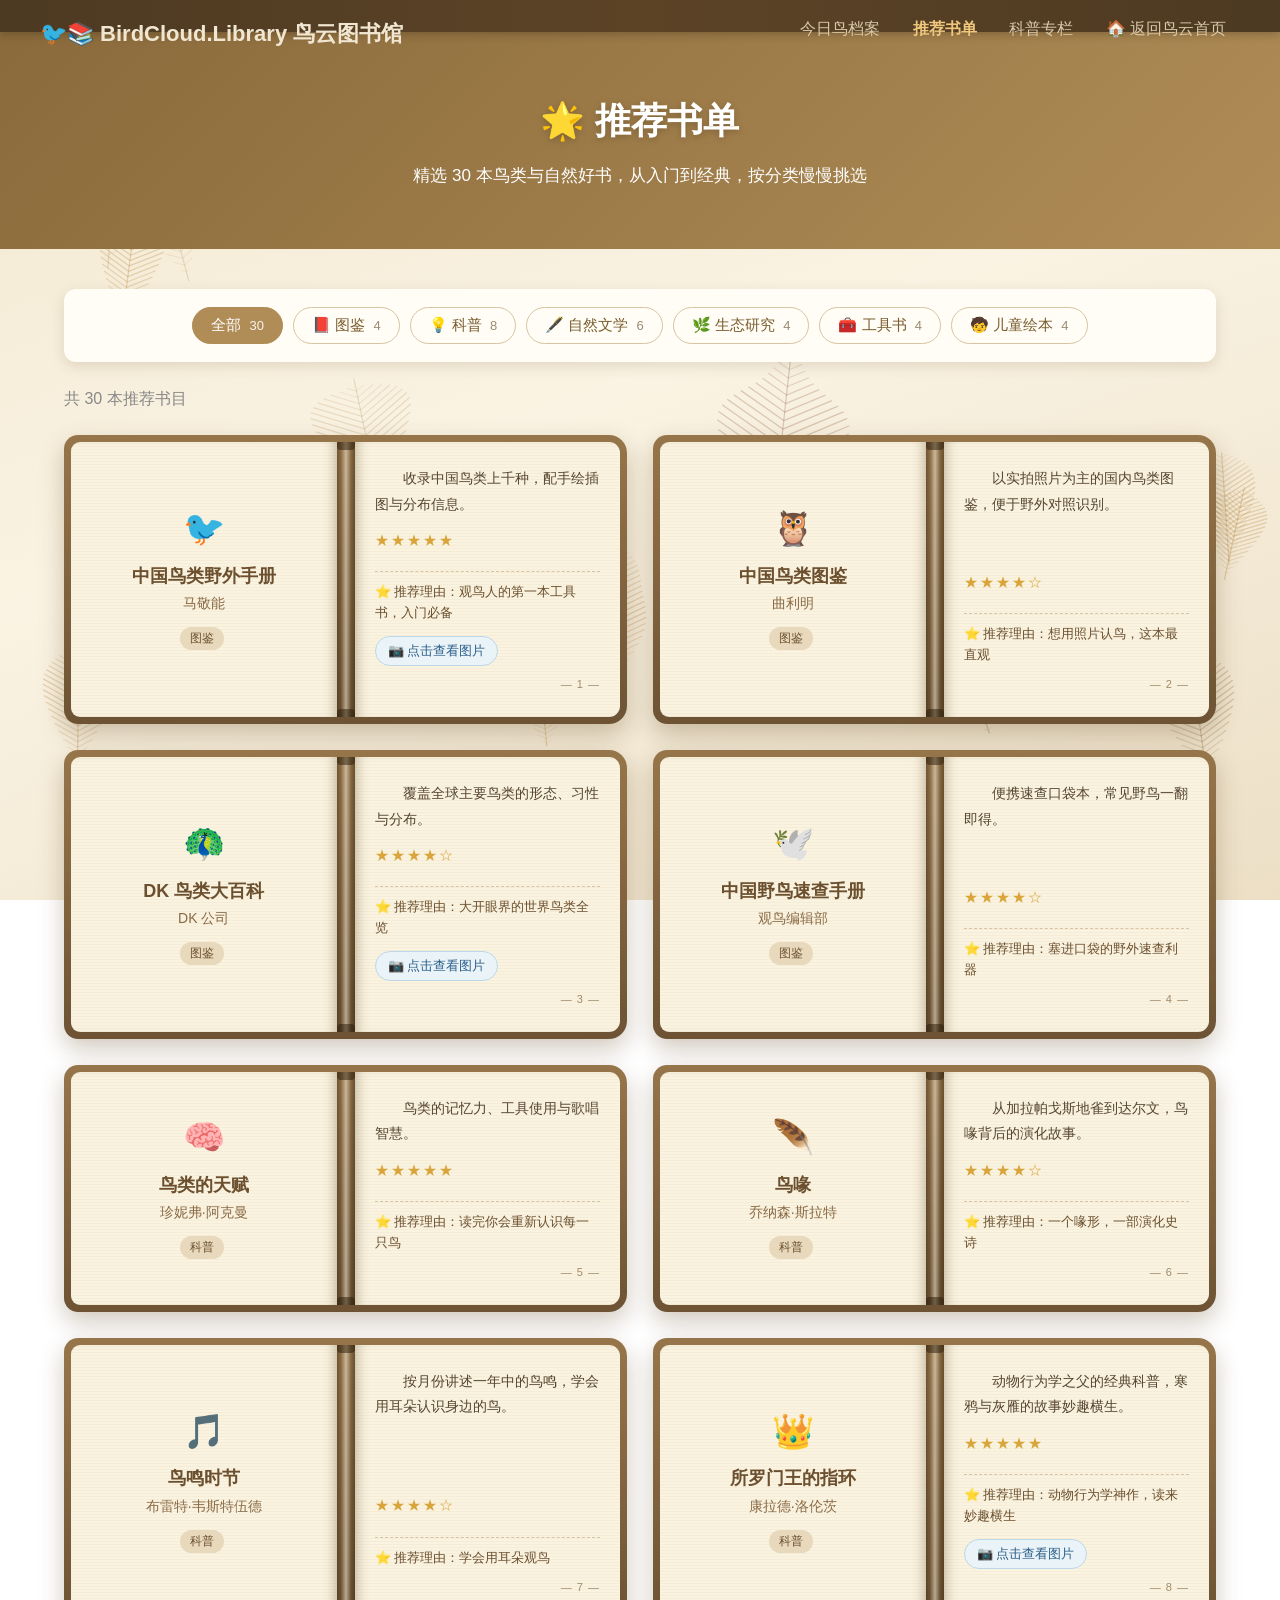
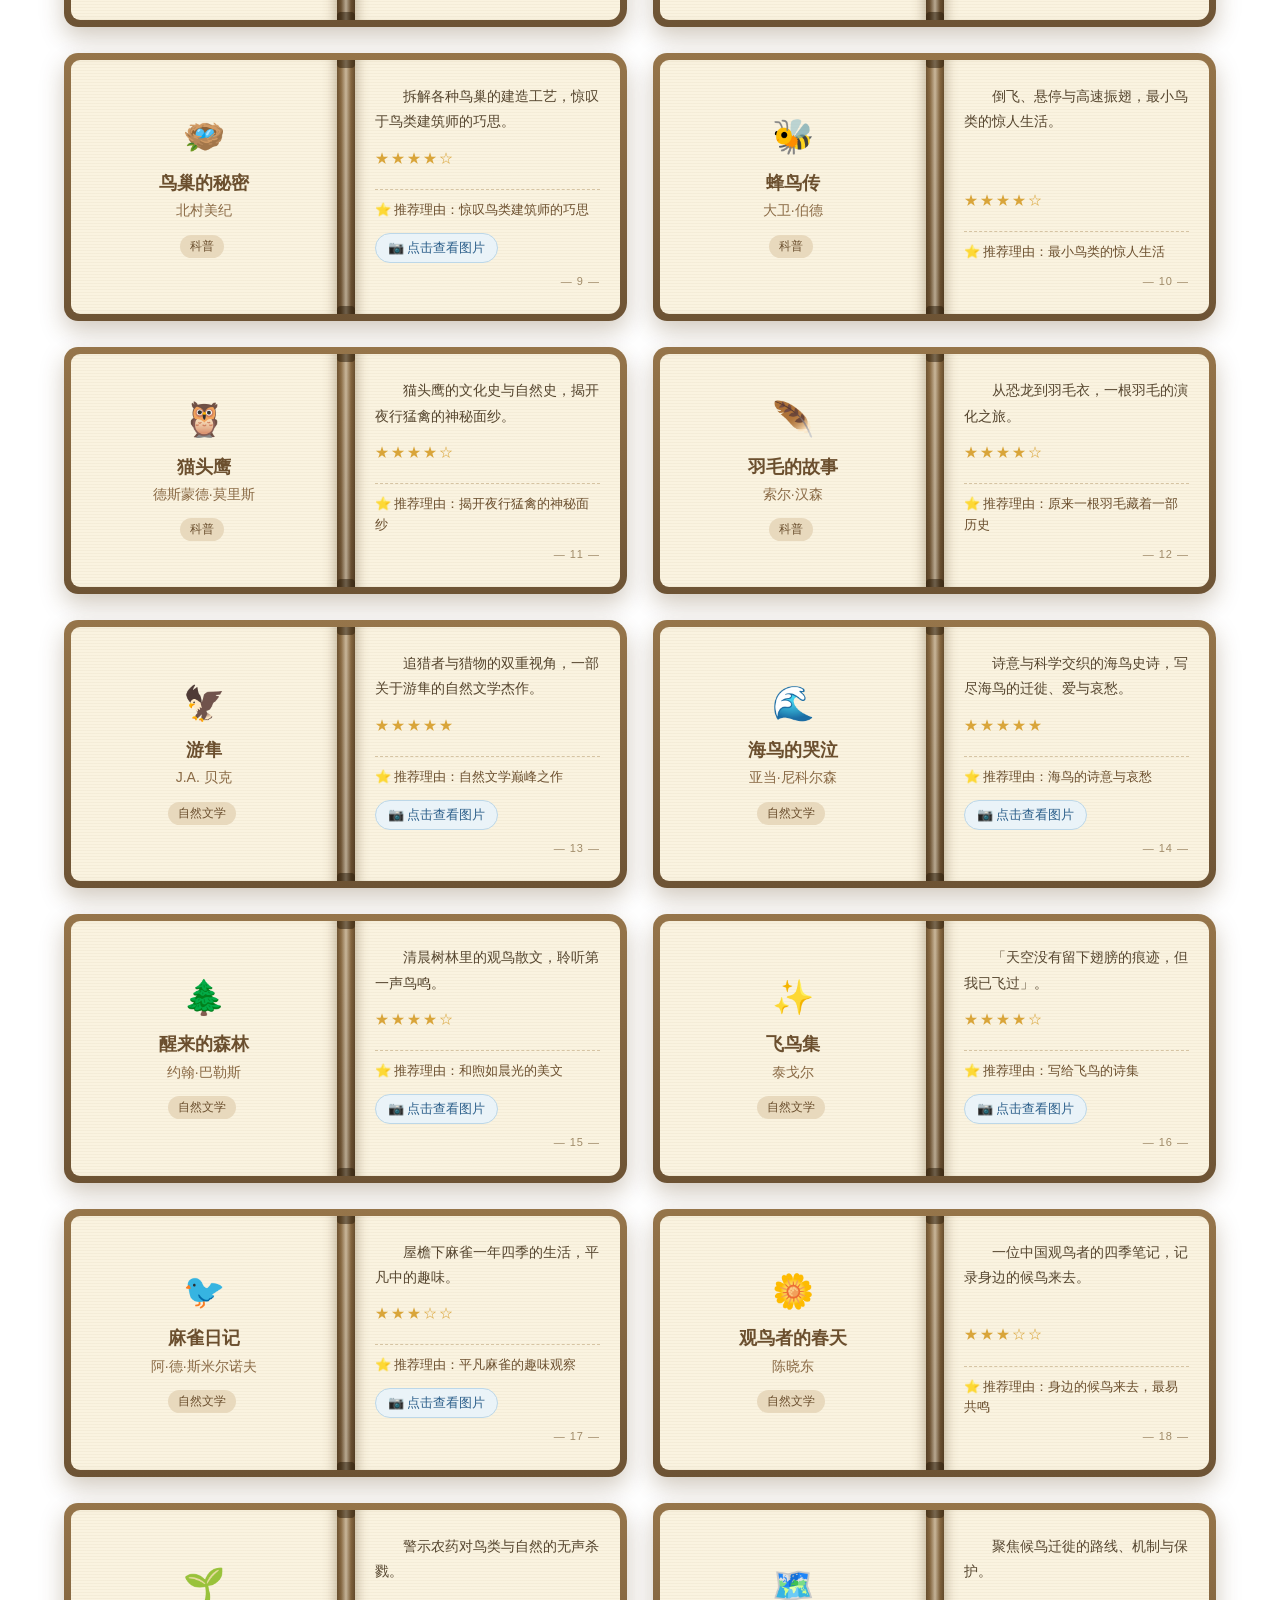
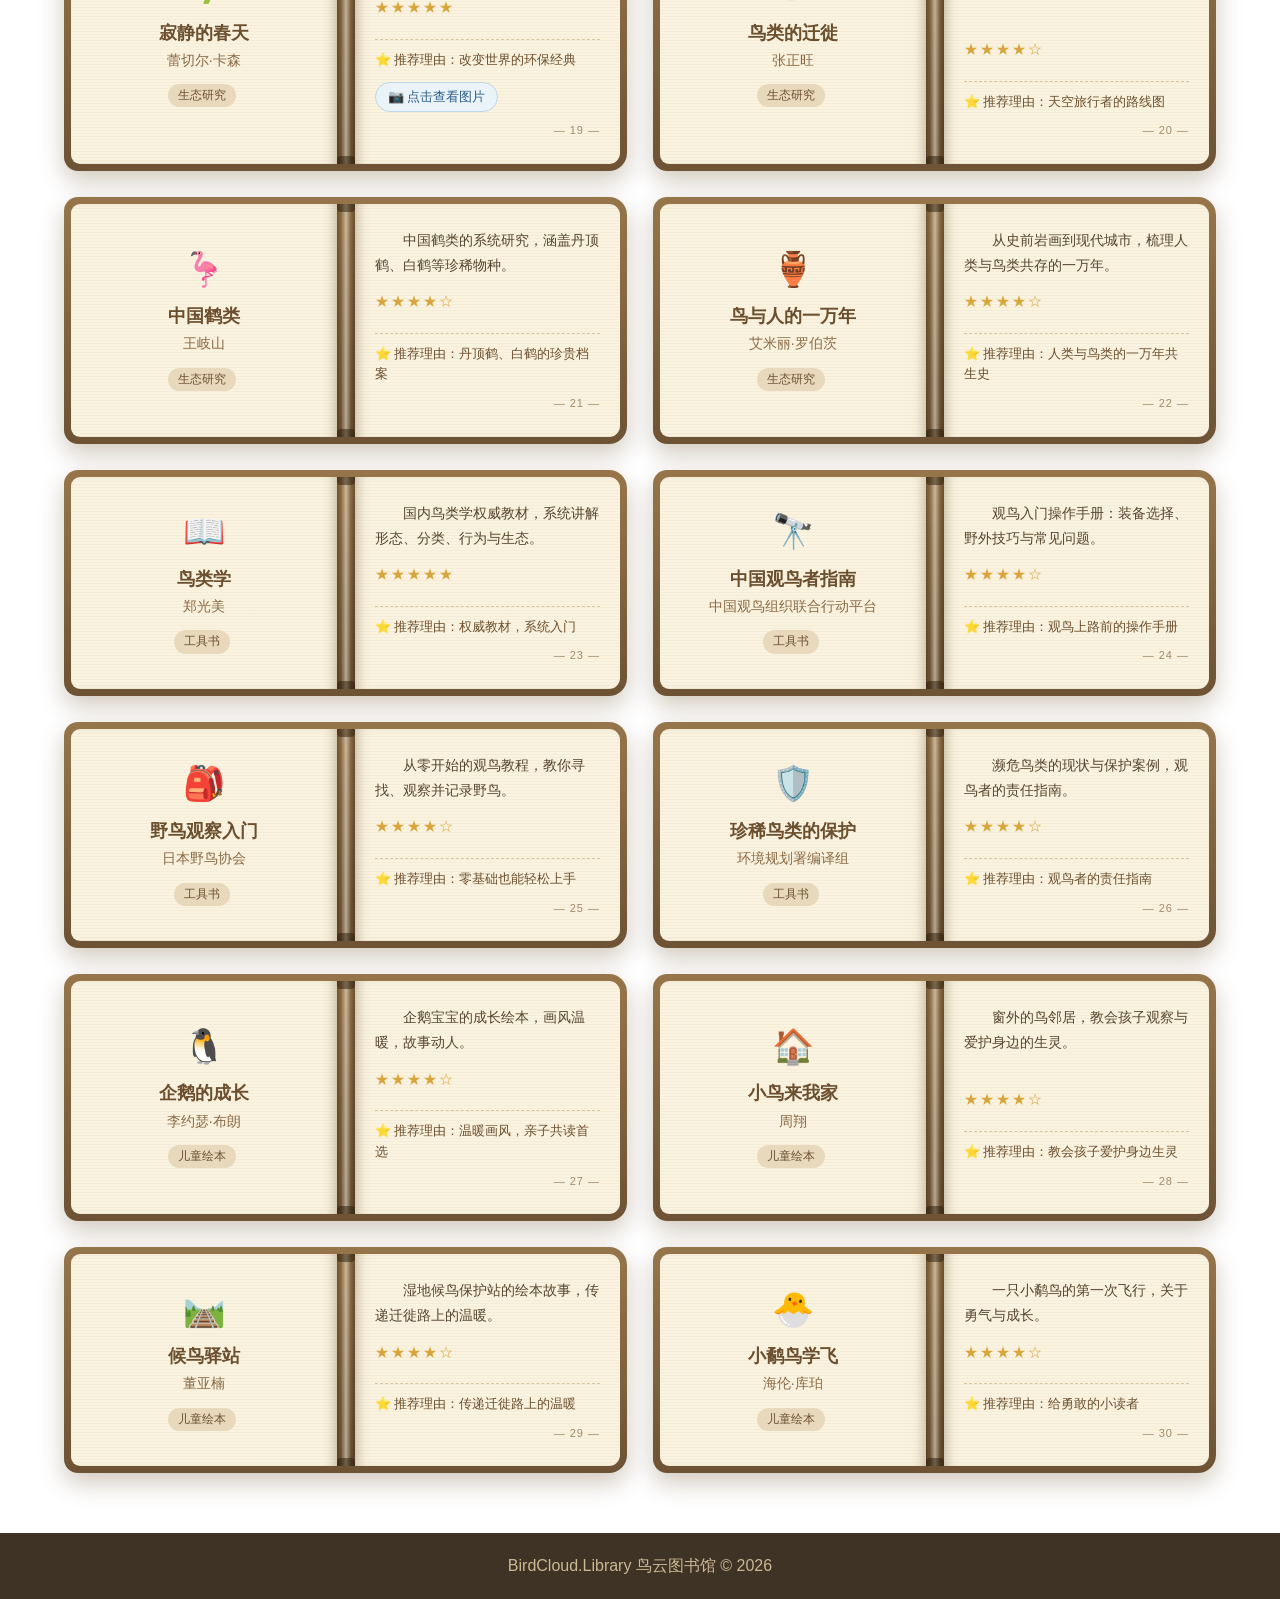
<file: index.html>
<!DOCTYPE html>
<html lang="zh-CN">
<head>
    <meta charset="UTF-8">
    <meta name="viewport" content="width=device-width, initial-scale=1.0">
    <title>推荐书单-BirdCloud.Library 鸟云图书馆</title>
    <link rel="stylesheet" href="style.css">
</head>
<body>
    <!-- 顶部导航栏 -->
    <header>
        <div class="logo">🐦📚 BirdCloud.Library 鸟云图书馆</div>
        <nav>
            <a href="birds.html">今日鸟档案</a>
            <a href="index.html" class="active">推荐书单</a>
            <a href="science.html">科普专栏</a>
            <a href="../birdcloud/index.html">🏠 返回鸟云首页</a>
        </nav>
    </header>

    <!-- 主横幅 -->
    <section class="banner">
        <h1>🌟 推荐书单</h1>
        <p>精选 30 本鸟类与自然好书，从入门到经典，按分类慢慢挑选</p>
    </section>

    <!-- 分类标签 -->
    <main class="container wide">
        <div class="cat-tabs" id="cat-tabs"></div>
        <p class="section-sub" id="count-line">共 30 本推荐书目</p>

        <!-- 书单网格 -->
        <div class="book-grid" id="book-grid"></div>
    </main>


    <footer>
        <p>BirdCloud.Library 鸟云图书馆 © 2026</p>
    </footer>

    <script>
    (function () {

        // ---------- 推荐书单数据 ----------
        var CATS = [
            { key: "图鉴", label: "📕 图鉴" },
            { key: "科普", label: "💡 科普" },
            { key: "自然文学", label: "🖋️ 自然文学" },
            { key: "生态研究", label: "🌿 生态研究" },
            { key: "工具书", label: "🧰 工具书" },
            { key: "儿童绘本", label: "🧒 儿童绘本" }
        ];

        var BOOKS = [
            // ---- 图鉴 ----
            { title: "中国鸟类野外手册", author: "马敬能", cat: "图鉴", emoji: "🐦", stars: 5, desc: "收录中国鸟类上千种，配手绘插图与分布信息。", reason: "观鸟人的第一本工具书，入门必备" },
            { title: "中国鸟类图鉴", author: "曲利明", cat: "图鉴", emoji: "🦉", stars: 4, desc: "以实拍照片为主的国内鸟类图鉴，便于野外对照识别。", reason: "想用照片认鸟，这本最直观" },
            { title: "DK 鸟类大百科", author: "DK 公司", cat: "图鉴", emoji: "🦚", stars: 4, desc: "覆盖全球主要鸟类的形态、习性与分布。", reason: "大开眼界的世界鸟类全览" },
            { title: "中国野鸟速查手册", author: "观鸟编辑部", cat: "图鉴", emoji: "🕊️", stars: 4, desc: "便携速查口袋本，常见野鸟一翻即得。", reason: "塞进口袋的野外速查利器" },
            // ---- 科普 ----
            { title: "鸟类的天赋", author: "珍妮弗·阿克曼", cat: "科普", emoji: "🧠", stars: 5, desc: "鸟类的记忆力、工具使用与歌唱智慧。", reason: "读完你会重新认识每一只鸟" },
            { title: "鸟喙", author: "乔纳森·斯拉特", cat: "科普", emoji: "🪶", stars: 4, desc: "从加拉帕戈斯地雀到达尔文，鸟喙背后的演化故事。", reason: "一个喙形，一部演化史诗" },
            { title: "鸟鸣时节", author: "布雷特·韦斯特伍德", cat: "科普", emoji: "🎵", stars: 4, desc: "按月份讲述一年中的鸟鸣，学会用耳朵认识身边的鸟。", reason: "学会用耳朵观鸟" },
            { title: "所罗门王的指环", author: "康拉德·洛伦茨", cat: "科普", emoji: "👑", stars: 5, desc: "动物行为学之父的经典科普，寒鸦与灰雁的故事妙趣横生。", reason: "动物行为学神作，读来妙趣横生" },
            { title: "鸟巢的秘密", author: "北村美纪", cat: "科普", emoji: "🪺", stars: 4, desc: "拆解各种鸟巢的建造工艺，惊叹于鸟类建筑师的巧思。", reason: "惊叹鸟类建筑师的巧思" },
            { title: "蜂鸟传", author: "大卫·伯德", cat: "科普", emoji: "🐝", stars: 4, desc: "倒飞、悬停与高速振翅，最小鸟类的惊人生活。", reason: "最小鸟类的惊人生活" },
            { title: "猫头鹰", author: "德斯蒙德·莫里斯", cat: "科普", emoji: "🦉", stars: 4, desc: "猫头鹰的文化史与自然史，揭开夜行猛禽的神秘面纱。", reason: "揭开夜行猛禽的神秘面纱" },
            { title: "羽毛的故事", author: "索尔·汉森", cat: "科普", emoji: "🪶", stars: 4, desc: "从恐龙到羽毛衣，一根羽毛的演化之旅。", reason: "原来一根羽毛藏着一部历史" },
            // ---- 自然文学 ----
            { title: "游隼", author: "J.A. 贝克", cat: "自然文学", emoji: "🦅", stars: 5, desc: "追猎者与猎物的双重视角，一部关于游隼的自然文学杰作。", reason: "自然文学巅峰之作" },
            { title: "海鸟的哭泣", author: "亚当·尼科尔森", cat: "自然文学", emoji: "🌊", stars: 5, desc: "诗意与科学交织的海鸟史诗，写尽海鸟的迁徙、爱与哀愁。", reason: "海鸟的诗意与哀愁" },
            { title: "醒来的森林", author: "约翰·巴勒斯", cat: "自然文学", emoji: "🌲", stars: 4, desc: "清晨树林里的观鸟散文，聆听第一声鸟鸣。", reason: "和煦如晨光的美文" },
            { title: "飞鸟集", author: "泰戈尔", cat: "自然文学", emoji: "✨", stars: 4, desc: "「天空没有留下翅膀的痕迹，但我已飞过」。", reason: "写给飞鸟的诗集" },
            { title: "麻雀日记", author: "阿·德·斯米尔诺夫", cat: "自然文学", emoji: "🐦", stars: 3, desc: "屋檐下麻雀一年四季的生活，平凡中的趣味。", reason: "平凡麻雀的趣味观察" },
            { title: "观鸟者的春天", author: "陈晓东", cat: "自然文学", emoji: "🌼", stars: 3, desc: "一位中国观鸟者的四季笔记，记录身边的候鸟来去。", reason: "身边的候鸟来去，最易共鸣" },
            // ---- 生态研究 ----
            { title: "寂静的春天", author: "蕾切尔·卡森", cat: "生态研究", emoji: "🌱", stars: 5, desc: "警示农药对鸟类与自然的无声杀戮。", reason: "改变世界的环保经典" },
            { title: "鸟类的迁徙", author: "张正旺", cat: "生态研究", emoji: "🗺️", stars: 4, desc: "聚焦候鸟迁徙的路线、机制与保护。", reason: "天空旅行者的路线图" },
            { title: "中国鹤类", author: "王岐山", cat: "生态研究", emoji: "🦩", stars: 4, desc: "中国鹤类的系统研究，涵盖丹顶鹤、白鹤等珍稀物种。", reason: "丹顶鹤、白鹤的珍贵档案" },
            { title: "鸟与人的一万年", author: "艾米丽·罗伯茨", cat: "生态研究", emoji: "🏺", stars: 4, desc: "从史前岩画到现代城市，梳理人类与鸟类共存的一万年。", reason: "人类与鸟类的一万年共生史" },
            // ---- 工具书 ----
            { title: "鸟类学", author: "郑光美", cat: "工具书", emoji: "📖", stars: 5, desc: "国内鸟类学权威教材，系统讲解形态、分类、行为与生态。", reason: "权威教材，系统入门" },
            { title: "中国观鸟者指南", author: "中国观鸟组织联合行动平台", cat: "工具书", emoji: "🔭", stars: 4, desc: "观鸟入门操作手册：装备选择、野外技巧与常见问题。", reason: "观鸟上路前的操作手册" },
            { title: "野鸟观察入门", author: "日本野鸟协会", cat: "工具书", emoji: "🎒", stars: 4, desc: "从零开始的观鸟教程，教你寻找、观察并记录野鸟。", reason: "零基础也能轻松上手" },
            { title: "珍稀鸟类的保护", author: "环境规划署编译组", cat: "工具书", emoji: "🛡️", stars: 4, desc: "濒危鸟类的现状与保护案例，观鸟者的责任指南。", reason: "观鸟者的责任指南" },
            // ---- 儿童绘本 ----
            { title: "企鹅的成长", author: "李约瑟·布朗", cat: "儿童绘本", emoji: "🐧", stars: 4, desc: "企鹅宝宝的成长绘本，画风温暖，故事动人。", reason: "温暖画风，亲子共读首选" },
            { title: "小鸟来我家", author: "周翔", cat: "儿童绘本", emoji: "🏠", stars: 4, desc: "窗外的鸟邻居，教会孩子观察与爱护身边的生灵。", reason: "教会孩子爱护身边生灵" },
            { title: "候鸟驿站", author: "董亚楠", cat: "儿童绘本", emoji: "🛤️", stars: 4, desc: "湿地候鸟保护站的绘本故事，传递迁徙路上的温暖。", reason: "传递迁徙路上的温暖" },
            { title: "小鹬鸟学飞", author: "海伦·库珀", cat: "儿童绘本", emoji: "🐣", stars: 4, desc: "一只小鹬鸟的第一次飞行，关于勇气与成长。", reason: "给勇敢的小读者" }
        ];

        var tabsEl = document.getElementById("cat-tabs");
        var grid = document.getElementById("book-grid");
        var countLine = document.getElementById("count-line");
        var currentCat = "全部";

        function esc(str) {
            return String(str).replace(/&/g, "&amp;").replace(/</g, "&lt;")
                .replace(/>/g, "&gt;").replace(/"/g, "&quot;").replace(/'/g, "&#39;");
        }

        function starsText(n) {
            var s = "";
            for (var i = 0; i < n; i++) s += "★";
            for (var j = n; j < 5; j++) s += "☆";
            return s;
        }

        function countBy(cat) {
            if (cat === "全部") return BOOKS.length;
            return BOOKS.filter(function (b) { return b.cat === cat; }).length;
        }

        function renderTabs() {
            var html = '<button class="cat-tab active" data-cat="全部">全部 <em>' + BOOKS.length + '</em></button>';
            CATS.forEach(function (c) {
                html += '<button class="cat-tab" data-cat="' + c.key + '">' + c.label + ' <em>' + countBy(c.key) + '</em></button>';
            });
            tabsEl.innerHTML = html;
        }

        function renderBooks() {
            var list = BOOKS.filter(function (b) {
                return currentCat === "全部" || b.cat === currentCat;
            });

            countLine.textContent = "共 " + list.length + " 本推荐书目" + (currentCat === "全部" ? "" : "（分类：" + currentCat + "）");
            grid.innerHTML = "";

            var withCover = ["中国鸟类野外手册", "DK 鸟类大百科", "所罗门王的指环", "鸟巢的秘密", "游隼", "海鸟的哭泣", "醒来的森林", "飞鸟集", "麻雀日记", "寂静的春天"];
            list.forEach(function (b, i) {
                var div = document.createElement("div");
                div.className = "book-card";
                var coverLinkHtml = withCover.indexOf(b.title) > -1
                    ? '<button type="button" class="cover-link" data-cover="images/covers/' + encodeURIComponent(b.title) + '.jpg">📷 点击查看图片</button>'
                    : '';
                div.innerHTML =
                    '<div class="left-page">' +
                    '<div class="book-emoji">' + b.emoji + '</div>' +
                    '<h3>' + esc(b.title) + '</h3>' +
                    '<p class="author">' + esc(b.author) + '</p>' +
                    '<div class="tags"><span class="tag">' + esc(b.cat) + '</span></div>' +
                    '</div>' +
                    '<div class="book-spine" aria-hidden="true"></div>' +
                    '<div class="right-page">' +
                    '<p class="desc">' + esc(b.desc) + '</p>' +
                    '<div class="stars">' + starsText(b.stars) + '</div>' +
                    '<p class="reason">⭐ 推荐理由：' + esc(b.reason) + '</p>' +
                    coverLinkHtml +
                    '<span class="page-num">— ' + (i + 1) + ' —</span>' +
                    '</div>';
                grid.appendChild(div);
            });
        }

        tabsEl.addEventListener("click", function (e) {
            var btn = e.target.closest(".cat-tab");
            if (!btn) return;
            currentCat = btn.getAttribute("data-cat");
            var tabs = tabsEl.querySelectorAll(".cat-tab");
            for (var i = 0; i < tabs.length; i++) {
                tabs[i].classList.toggle("active", tabs[i] === btn);
            }
            renderBooks();
        });

        renderTabs();
        renderBooks();

        document.addEventListener("click", function (e) {
            var link = e.target.closest ? e.target.closest(".cover-link") : null;
            if (link) {
                var img = document.getElementById("coverLightboxImg");
                img.src = link.getAttribute("data-cover");
                document.getElementById("coverLightbox").hidden = false;
                return;
            }
            if (e.target.closest(".lightbox-close") || e.target.closest(".lightbox-backdrop")) {
                document.getElementById("coverLightbox").hidden = true;
            }
        });

        document.addEventListener("keydown", function (e) {
            if (e.key === "Escape") {
                var lb = document.getElementById("coverLightbox");
                if (lb && !lb.hidden) lb.hidden = true;
            }
        });

    })();
    </script>
    <div class="lightbox" id="coverLightbox" hidden>
        <div class="lightbox-backdrop"></div>
        <img id="coverLightboxImg" alt="书籍封面">
        <button type="button" class="lightbox-close" title="关闭">✕</button>
    </div>
    <script src="bg-feathers.js"></script>
</body>
</html>
</file>
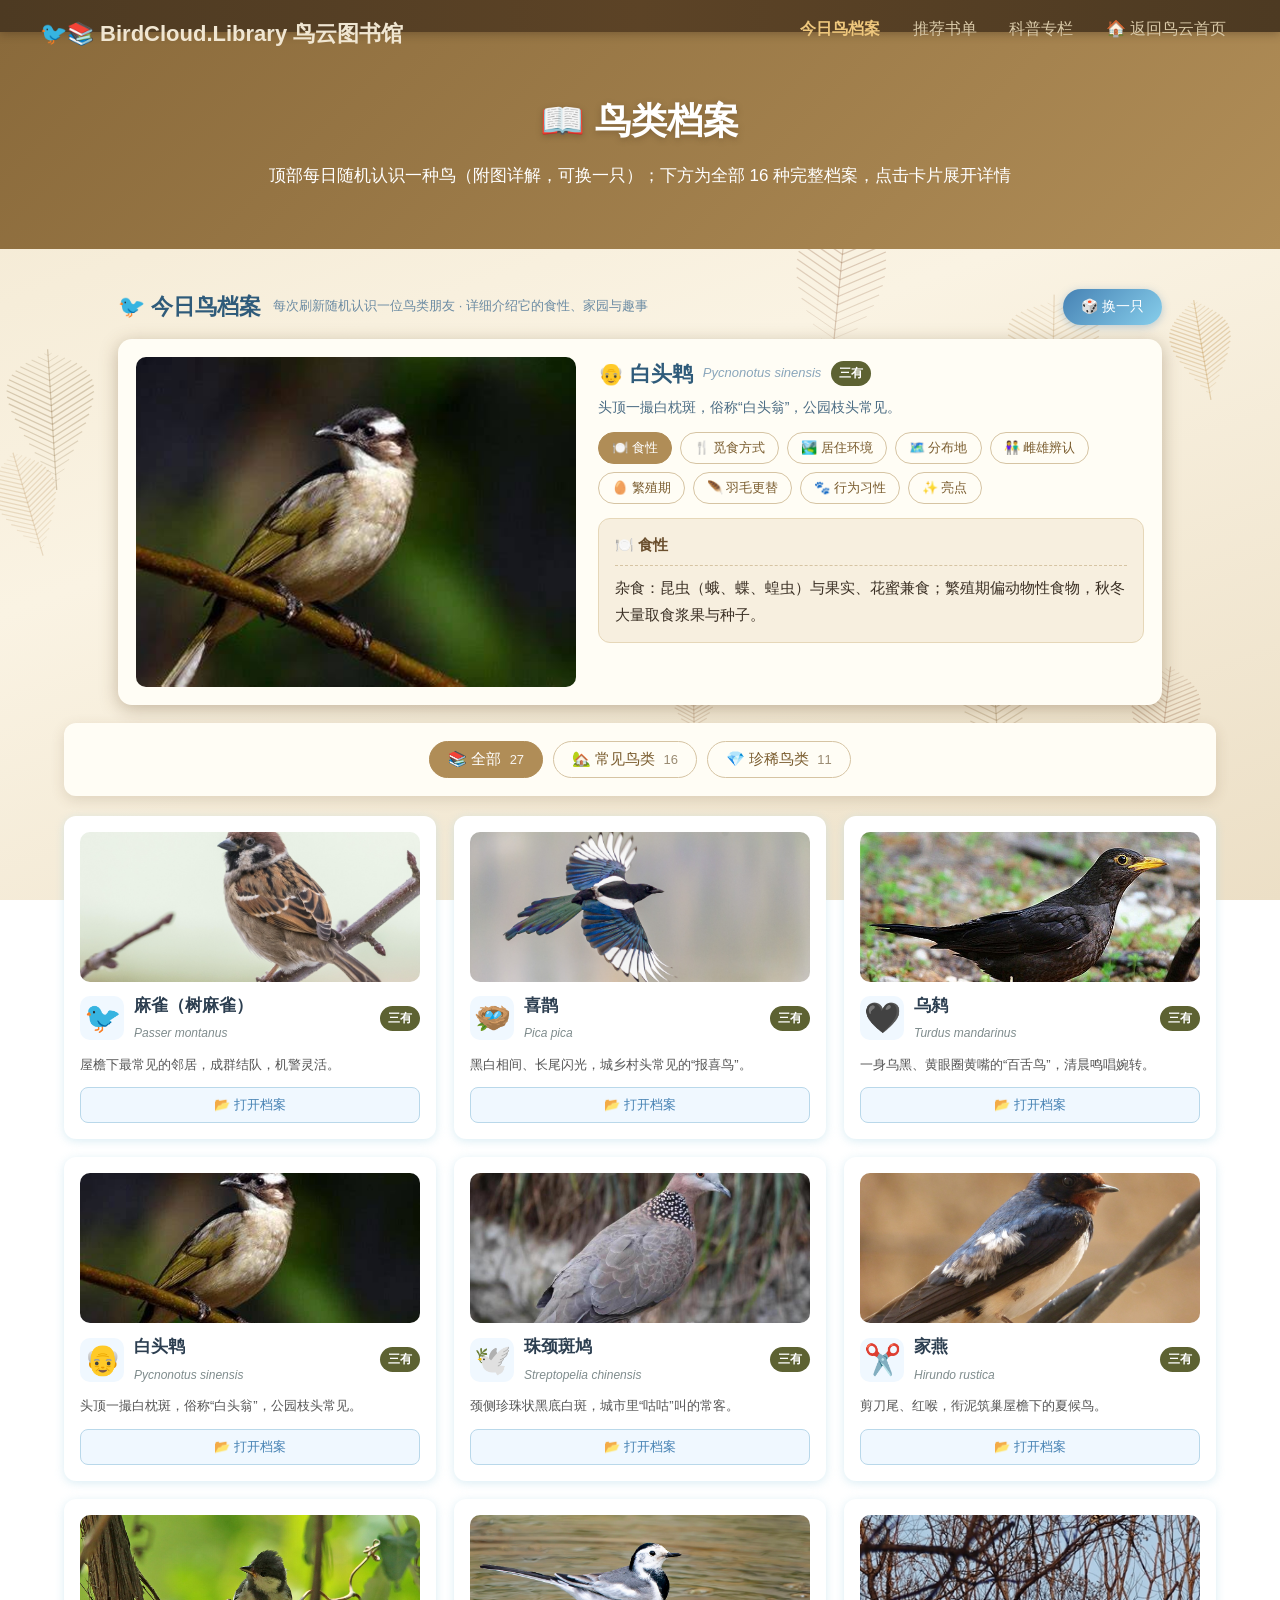
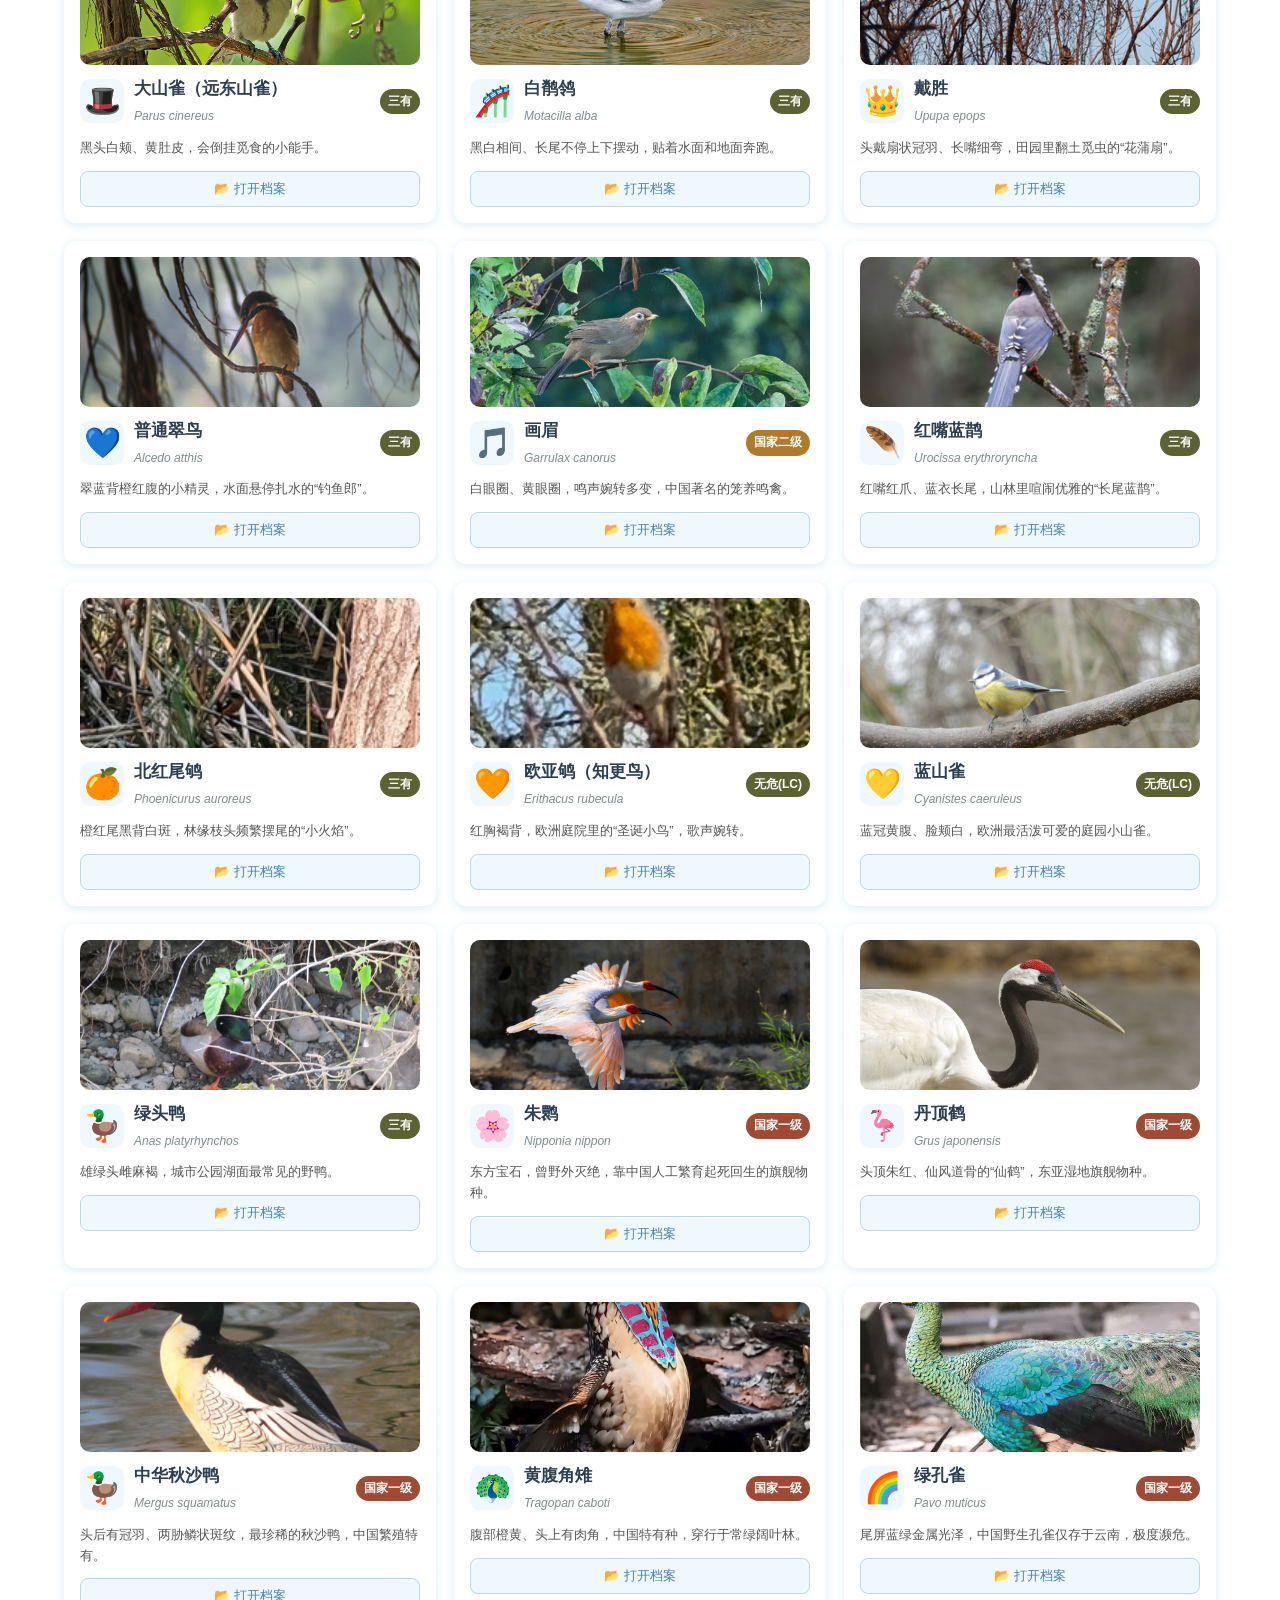
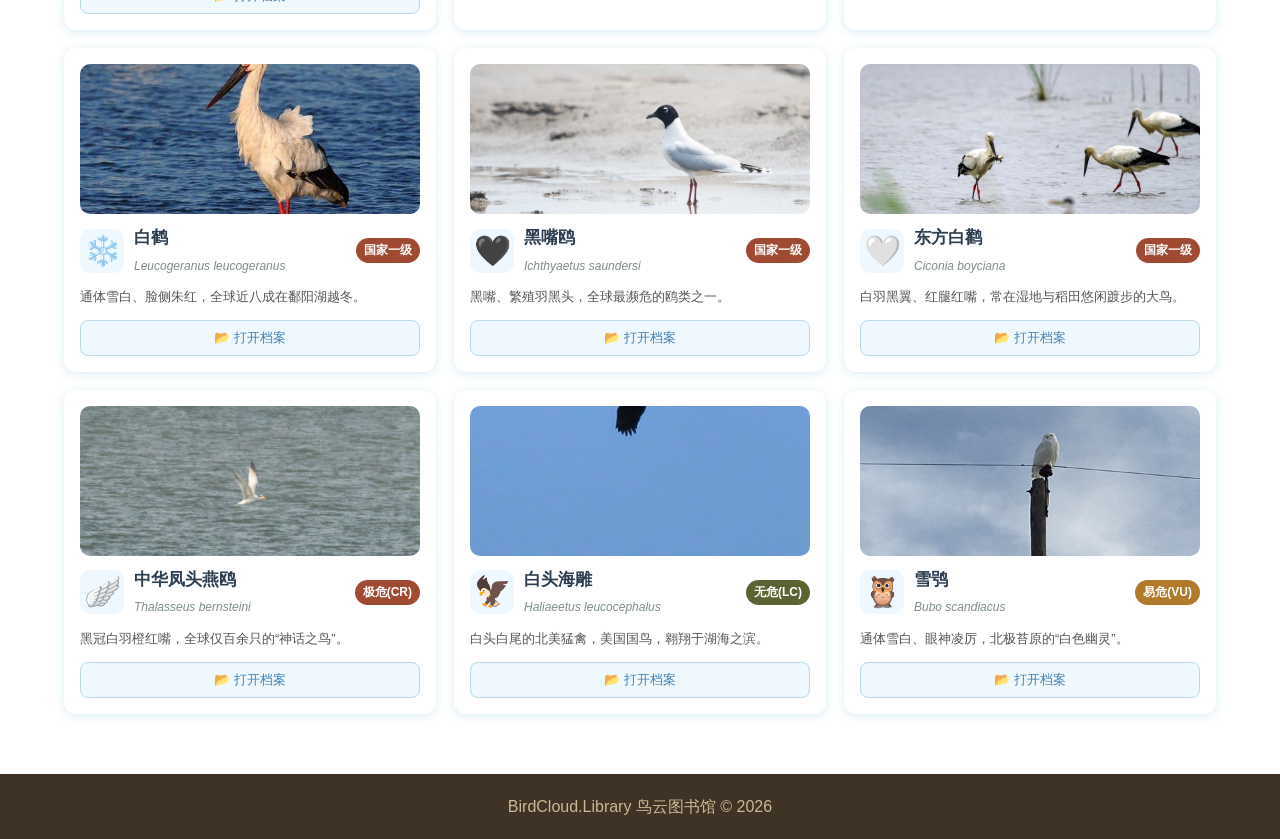
<file: birds.html>
<!DOCTYPE html>
<html lang="zh-CN">
<head>
    <meta charset="UTF-8">
    <meta name="viewport" content="width=device-width, initial-scale=1.0">
    <title>鸟类报告-BirdCloud.Library 鸟云图书馆</title>
    <link rel="stylesheet" href="style.css">
</head>
<body>
    <!-- 顶部导航栏 -->
    <header>
        <div class="logo">🐦📚 BirdCloud.Library 鸟云图书馆</div>
        <nav>
            <a href="birds.html" class="active">今日鸟档案</a>
            <a href="index.html">推荐书单</a>
            <a href="science.html">科普专栏</a>
            <a href="../birdcloud/index.html">🏠 返回鸟云首页</a>
        </nav>
    </header>

    <!-- 主横幅 -->
    <section class="banner">
        <h1>📖 鸟类档案</h1>
        <p>顶部每日随机认识一种鸟（附图详解，可换一只）；下方为全部 16 种完整档案，点击卡片展开详情</p>
    </section>

    <!-- 今日随机鸟档案（每次随机一只，可换一只） -->
    <section class="today-bird">
        <div class="tb-head">
            <h2>🐦 今日鸟档案</h2>
            <span class="tb-sub">每次刷新随机认识一位鸟类朋友 · 详细介绍它的食性、家园与趣事</span>
            <button id="tb-again" class="tb-again" type="button">🎲 换一只</button>
        </div>
        <div class="tb-card" id="tb-card"></div>
    </section>

    <main class="container wide">
        <div class="cat-tabs report-tabs" id="report-tabs"></div>
        <div class="report-grid" id="report-grid"></div>
    </main>

    <footer>
        <p>BirdCloud.Library 鸟云图书馆 © 2026</p>
    </footer>

    <script src="china-outline.js"></script>
    <script>
    (function () {

        function esc(str) {
            return String(str).replace(/&/g, "&amp;").replace(/</g, "&lt;")
                .replace(/>/g, "&gt;").replace(/"/g, "&quot;").replace(/'/g, "&#39;");
        }

        // ---------- 鸟类报告数据 ----------
                var BIRDS = [
            // ==================== 常见鸟类 ====================
            { group: "常见", name: "麻雀（树麻雀）", sci: "Passer montanus", emoji: "🐦", level: "三有", img: "images/birds/sparrow.jpg", rangeMap: ["东北","华北","华东","华中","华南","西南","西北"], intro: "屋檐下最常见的邻居，成群结队，机警灵活。", diet: "杂食偏植食：稻麦粟等谷物、杂草种子与浆果为主，繁殖期大量捕食蚜虫、蛾类幼虫、象甲等昆虫喂养雏鸟，秋冬还啄食昆虫越冬卵与蛹。", feed: "地面集群啄食，边啄边抬头警戒；也善于在枝头、屋檐倒挂取食，秋季常将种子藏入缝隙留待冬天。", habitat: "城乡人居区、农田、村落、灌丛与疏林；营巢于屋檐缝隙、墙洞、树洞、空调外机夹缝，紧贴人类生活圈。", range: "中国全境（含台湾、海南）广布，平原丘陵常见，海拔多在 2500 米以下，是最常见鸟类之一。", sex: "雌雄羽色几乎相同：雄鸟头顶与喉部黑斑略大而深、体色稍鲜明，野外难以分辨。", breed: "繁殖期 4—7 月，一年 2—3 窝；巢筑于房檐墙洞，每窝 4—6 枚灰白带斑卵，雌鸟孵化约 12—14 天，双亲共同育雏约 15 天。", molt: "每年换羽两次：2—3 月繁殖前部分换羽、7—9 月繁殖后完全换羽；新羽灰褐、羽缘浅淡，入秋后羽色更鲜亮，幼鸟约 2 月龄完成首次换羽。", behavior: "常结成几十只的大群活动，夜宿树冠、竹林或屋檐下；冬季有聚集取暖与沙浴、泥浴清洁羽毛的习性。", extra: "雏鸟离巢后仍由亲鸟喂食数日；极度适应人居，是城市生态系统的重要一环。" },
            { group: "常见", name: "喜鹊", sci: "Pica pica", emoji: "🪺", level: "三有", img: "images/birds/magpie.jpg", rangeMap: ["东北","华北","华东","华中","华南","西南","西北"], intro: "黑白相间、长尾闪光，城乡村头常见的“报喜鸟”。", diet: "杂食机会主义者：昆虫（蝗虫、金龟子）、谷物果实、小型鼠类、蛙类与动物尸体，冬季也翻拣人类食物碎屑。", feed: "地面行走觅食为主，长尾助保持平衡；善用喙翻动落叶、扒开浅层泥土寻找虫卵与蛹。", habitat: "平原、城市绿地、乡村林缘、田野与河岸疏林，偏好开阔地附近的高大树木与电塔。", range: "全国广布（青藏高原高海拔山区较少），城市与乡村均极常见。", sex: "雌雄羽色一致，雄鸟体型略大、尾羽更长，野外需对比才可分辨。", breed: "繁殖期 2—5 月，一年 1 窝；筑大型球形枝巢于高树或电塔，巢有顶盖、侧开入口，每窝 4—6 枚蓝绿带斑卵，孵化约 17—18 天。", molt: "繁殖后 6—8 月进行一次完全换羽，旧羽脱落较快，换羽期飞行能力下降、多隐于树冠活动；尾羽同步更换。", behavior: "巢极坚固，常连续多年使用并逐年加高；性机警，有储藏食物过冬的习惯；叫声响亮，“喳喳”声四季可闻。", extra: "在中国传统文化中是报喜之鸟；会收集亮片等杂物装饰巢，聪明且记忆良好。" },
            { group: "常见", name: "乌鸫", sci: "Turdus mandarinus", emoji: "🖤", level: "三有", img: "images/birds/blackbird.jpg", rangeMap: ["华北","华东","华中","华南","西南"], intro: "一身乌黑、黄眼圈黄嘴的“百舌鸟”，清晨鸣唱婉转。", diet: "杂食：蚯蚓、昆虫（甲虫、蝶蛾幼虫）为主，秋季大量取食浆果果实，也吃蜗牛与小型无脊椎动物。", feed: "偏爱在地面跳跃式觅食，用喙掀翻落叶、扒开松土“翻叶寻虫”；啄到蚯蚓常拖拽拔出再吞食。", habitat: "城市公园、庭院、林地灌丛与农田林网，常在地面活动，也在草坪与花坛间踱步。", range: "中国中东部、华南广布，北方种群冬季南迁至长江流域，近年来有向更高纬度扩散的趋势。", sex: "雄鸟通体黑色、黄嘴黄眼圈；雌鸟体羽偏褐、嘴色暗褐，辨识明显。", breed: "繁殖期 3—7 月，一年 2—3 窝；杯状泥草巢筑于树杈或灌丛，每窝 4—5 枚蓝绿色带斑卵，孵化约 12—14 天，双亲育雏。", molt: "7—9 月完全换羽一次，换羽后雄鸟体羽油亮乌黑、黄嘴在换羽期略变暗、秋季恢复鲜黄。", behavior: "鸣声丰富婉转，擅长模仿其他鸟叫、甚至手机铃声，故称“百舌”；清晨与黄昏鸣唱最盛，雨天也常高歌。", extra: "领地意识强，会追逐入侵的猫与猛禽；春季求偶时雄鸟立于高处炫耀歌喉。" },
            { group: "常见", name: "白头鹎", sci: "Pycnonotus sinensis", emoji: "👴", level: "三有", img: "images/birds/bulbul.jpg", rangeMap: ["华东","华中","华南","西南"], intro: "头顶一撮白枕斑，俗称“白头翁”，公园枝头常见。", diet: "杂食：昆虫（蛾、蝶、蝗虫）与果实、花蜜兼食；繁殖期偏动物性食物，秋冬大量取食浆果与种子。", feed: "在枝头、花丛与地面间跳跃觅食，啄食浆果常连皮带肉吞下；也悬停或探身啄取花朵上的蜜露与昆虫。", habitat: "林地、灌丛、公园、城市绿化带与果园，性活泼喜集群，几乎有树有花即有它的身影。", range: "长江流域及其以南广布（含台湾、海南），近年有向华北、东北扩散趋势，是城市最常见鸟之一。", sex: "雌雄羽色相似，仅体型略有差异，野外难以分辨。", breed: "繁殖期 4—8 月，一年 2 窝；杯状巢筑于灌木或小树树杈，以草茎蛛丝缠绕，每窝 3—5 枚粉红带斑卵，孵化约 12—13 天。", molt: "繁殖后 7—10 月完全换羽，枕部白斑换羽期依然清晰；冬季绒羽增厚以御寒。", behavior: "冬季常与红耳鹎等混群活动，叫声多变；清晨常在树梢“吱吱”对唱，警戒时发出急促颤音。", extra: "名字源于脑后醒目的白色枕斑，仿佛“白头翁”；善于在城市绿化带中快速适应。" },
            { group: "常见", name: "珠颈斑鸠", sci: "Streptopelia chinensis", emoji: "🕊️", level: "三有", img: "images/birds/dove.jpg", rangeMap: ["华北","华东","华中","华南"], intro: "颈侧珍珠状黑底白斑，城市里“咕咕”叫的常客。", diet: "植食为主：谷物、草籽、浆果与嫩芽，偶食昆虫；饮水频繁，偏爱开阔取食地。", feed: "地面漫步啄食，边走边点头；砂囊粗厚，常啄食小石子帮助磨碎谷粒。", habitat: "城市公园、行道树、农田村落与林缘，常在地面或屋顶活动，高度适应人居。", range: "中国东部、中部、南部广布，北方有部分种群冬季南迁，近年分布持续扩大。", sex: "雌雄相似：雄鸟颈斑略大而鲜明、体型略大，求偶时俯冲飞行更频繁。", breed: "繁殖期几乎全年（3—11 月），一年 2—4 窝；巢极简陋（几根树枝搭成），常筑于枝杈或空调外机下，每窝 2 枚纯白卵，孵化约 14—16 天。", molt: "全年缓慢换羽，主翼羽分阶段逐根更替以维持飞行能力，无明显换羽季；幼鸟 3—4 月龄完成首次换羽后出现颈斑。", behavior: "叫声低沉悠长“咕咕-咕”，清晨最常闻；飞行直快带哨声，落枝时习惯短暂停驻观察。", extra: "亲鸟以“鸽乳”（嗉囊分泌的乳状物）哺育雏鸟约一周，这在鸟类中很独特。" },
            { group: "常见", name: "家燕", sci: "Hirundo rustica", emoji: "✂️", level: "三有", img: "images/birds/swallow.jpg", rangeMap: ["东北","华北","华东","华中","华南","西南","西北"], intro: "剪刀尾、红喉，衔泥筑巢屋檐下的夏候鸟。", diet: "纯食虫：空中捕食蚊、蝇、蛾、甲虫等飞虫，一窝雏鸟一天可被喂食数百只昆虫。", feed: "低空快速盘旋飞行，张开大口在空中“兜”飞虫；常贴着水面、农田低飞，捕食被惊起的昆虫。", habitat: "农田、村落、城镇上空与屋檐、桥下，喜开阔空域，几乎不在密林中活动。", range: "春夏遍布全国（含台湾、海南），秋季集群迁往东南亚、南亚越冬，迁徙距离可达上万公里。", sex: "雌雄相似：雄鸟尾羽更长、喉部栗红色更深，飞行时尾羽的“剪刀”感更明显。", breed: "繁殖期 4—8 月，一年 1—2 窝；泥巢筑于屋檐或桥下横梁，内垫羽毛草茎，每窝 4—6 枚白带棕斑卵，孵化约 14—15 天。", molt: "繁殖后 8—9 月换羽，多在迁往越冬地的途中完成；换羽后剪尾更修长，幼鸟当年秋季换第一次羽。", behavior: "秋季集群迁徙，常上万只夜宿芦苇丛或电线；飞行轻捷，转弯敏捷，鸣声细碎清脆。", extra: "古称“玄鸟”，被视为报春之鸟；巢址多年沿用，雏鸟出壳后约 20 天学会飞行。" },
            { group: "常见", name: "大山雀（远东山雀）", sci: "Parus cinereus", emoji: "🎩", level: "三有", img: "images/birds/great-tit.jpg", rangeMap: ["东北","华北","华东","华中","华南","西南"], intro: "黑头白颊、黄肚皮，会倒挂觅食的小能手。", diet: "食虫为主：毛虫、蛾蝶、蜘蛛、象甲等，一只繁殖期亲鸟一天可捉数百条害虫；冬季兼食种子、坚果与浆果。", feed: "极灵活的攀枝高手：常在枝梢倒挂、悬垂觅食，用喙撬开树皮缝隙找虫卵与蛹；也取食人类投放的瓜子、花生。", habitat: "阔叶林、混交林、果园、公园与庭院，从平原到海拔 3000 米以上山地均有分布。", range: "中国大部广布（除极西北），北方种群冬季南迁，是分布最广的山雀之一。", sex: "雌雄相似：雄鸟腹部中央黑色纵带更宽更深，喉部黑斑更大，其余难以分辨。", breed: "繁殖期 3—6 月，一年 1—2 窝；营巢于树洞、墙缝或人工巢箱，以苔藓兽毛铺垫，每窝 6—12 枚白带红斑卵，孵化约 13—14 天。", molt: "8—10 月完全换羽一次，换羽后腹部黄色加深；幼鸟离巢后即开始换羽，约 1 个月完成。", behavior: "冬季常加入混合鸟群（与山雀、柳莺等）共同巡游觅食；叫声多变，“叽啾”与“警警”声辨识度高。", extra: "一窝雏鸟能吃掉大量害虫，是著名的农林益鸟；会观察取食经验并相互学习。" },
            { group: "常见", name: "白鹡鸰", sci: "Motacilla alba", emoji: "🎢", level: "三有", img: "images/birds/wagtail.jpg", rangeMap: ["东北","华北","华东","华中","华南","西南"], intro: "黑白相间、长尾不停上下摆动，贴着水面和地面奔跑。", diet: "食虫：蝇、蚊、小甲虫、蜻蜓若虫等，偶食草籽；常在潮湿地面与水边捕食。", feed: "地面快速奔走啄食，长尾上下摆动保持平衡；飞行呈波浪状，边飞边“唧-唧令”鸣叫，常沿水面低掠。", habitat: "河岸、湿地、农田、村落与城市广场、屋顶，喜欢开阔、近水且有裸地的地方。", range: "全国广布，北方种群冬季南迁，长江以南多为留鸟。", sex: "雄鸟黑色部分更深更亮（背黑、喉黑），雌鸟偏灰，繁殖期差异略明显。", breed: "繁殖期 4—7 月，一年 1—2 窝；巢筑于地面草丛、墙缝、桥洞或屋檐下，以草茎羽毛筑成，每窝 4—6 枚灰白带斑卵。", molt: "7—9 月换羽一次，冬羽灰调更重；雄鸟繁殖前春季部分换羽，使黑背、黑喉在繁殖期更深亮；尾羽逐根更换。", behavior: "行走时尾羽如钟摆不停上下摆动；喜欢站在屋顶、电线或牛背上，见人飞近便一纵一纵飞走。", extra: "因尾羽摆动而得名“点水雀/白脸鸰”；常与牛群、翻耕农田相伴捡食惊出的昆虫。" },
            { group: "常见", name: "戴胜", sci: "Upupa epops", emoji: "👑", level: "三有", img: "images/birds/hoopoe.jpg", rangeMap: ["华北","华东","华中","华南","西南","西北"], intro: "头戴扇状冠羽、长嘴细弯，田园里翻土觅虫的“花蒲扇”。", diet: "食虫为主：蝼蛄、金龟子幼虫、蝗虫、蛾蝶幼虫与蠕虫；用长喙探入土中衔出地下害虫。", feed: "地面踱步寻食，长喙垂直插入松土与粪堆中“探宝”，常随耕地翻犁捡食；受惊时冠羽瞬间展开如扇。", habitat: "开阔田野、果园、林缘草地与村落边缘，偏好疏松土壤与短草地带，常在树洞、墙洞营巢。", range: "欧亚大陆广布；中国除高原腹地外几乎全域可见，华北、华中常见夏候鸟，南方部分地区留鸟。", sex: "雌雄羽色几乎相同，雄鸟体型略大、冠羽略长，野外难以分辨。", breed: "繁殖期 4—6 月，一年 1 窝；巢筑于树洞、墙洞或石缝，雌鸟产 5—8 枚卵并独自孵化约 16—18 天，育雏期巢内气味浓烈以驱天敌。", molt: "6—8 月繁殖结束后完全换羽一次，新羽斑纹更清晰；扇形冠羽同步更替，换羽后冠羽最鲜亮。", behavior: "独栖或成对活动，飞行呈波浪状；受惊时常原地竖冠“定型”借羽毛拟态隐蔽。", extra: "育雏期雌鸟会分泌恶臭油状物涂在巢口，故俗称“臭姑姑”；叫声“呼-呼-呼”三音节低沉悠远。" },
            { group: "常见", name: "普通翠鸟", sci: "Alcedo atthis", emoji: "💙", level: "三有", img: "images/birds/kingfisher.jpg", rangeMap: ["华北","华东","华中","华南","西南"], intro: "翠蓝背橙红腹的小精灵，水面悬停扎水的“钓鱼郎”。", diet: "纯肉食鱼鲜：小型鱼虾、水生昆虫与蝌蚪；捕到小鱼常先在枝头摔打再吞食。", feed: "停栖岸边枝头或空中悬停锁定目标，猛然扎入水中衔鱼出水，成功率极高；雏鸟期一天需喂食数十条小鱼。", habitat: "清澈溪流、池塘、湖泊与河渠岸边，偏好缓流与茂密岸植，营巢于岸边土崖掘出的深洞。", range: "欧亚大陆、东南亚至大洋洲广布；中国东部、中部、南部水域常见，北方夏季繁殖、南方全年可见。", sex: "雌雄相似：雄鸟嘴全黑，雌鸟下嘴基部橙红色，是野外最可靠的辨别点。", breed: "繁殖期 4—7 月，一年 1—2 窝；雌雄合作在土崖掘洞筑巢（洞深可达 1 米），每窝 5—7 枚白卵，孵化约 19—21 天。", molt: "9—11 月换羽一次，换羽后背部翠蓝与橙腹更鲜艳；幼鸟首换后羽色转亮、嘴色渐深。", behavior: "常静立水边久等，见鱼即闪电入水；飞行低而直、速度快，掠过水面时反射出蓝色闪光。", extra: "鸣声尖锐的“唧”声，飞行时如蓝色箭矢；对水质敏感，是清洁河溪的指示物种。" },
            { group: "常见", name: "画眉", sci: "Garrulax canorus", emoji: "🎵", level: "国家二级", img: "images/birds/hwamei.jpg", rangeMap: ["华东","华中","华南","西南"], intro: "白眼圈、黄眼圈，鸣声婉转多变，中国著名的笼养鸣禽。", diet: "杂食：昆虫（蝗虫、蛾类、甲虫）与浆果、种子兼食，也啄食蚯蚓与小型无脊椎动物。", feed: "林下地面与灌丛间跳跃觅食，用爪刨开落叶层找虫；也上树啄食浆果，常边觅食边鸣唱。", habitat: "低山丘陵的灌丛、竹林、林缘与疏林，偏好茂密灌丛与次生林，海拔多在 2500 米以下。", range: "中国南方特有种：长江以南各省常见，也见于越南北部；近年受非法笼养贸易影响数量下降。", sex: "雌雄羽色几乎相同，仅雄鸟体型略大、鸣声更婉转复杂，野外难以靠羽色分辨。", breed: "繁殖期 4—7 月，一年 1—2 窝；杯状巢筑于灌丛深处或竹丛，每窝 3—5 枚蓝绿带斑卵，孵化约 14—15 天。", molt: "7—9 月完全换羽一次，换羽期鸣唱减少、多藏匿林下；新羽黄褐偏暖，眼圈白纹更清晰。", behavior: "性机警胆小，善隐蔽；鸣声高亢婉转、富于变化，清晨与傍晚鸣唱最盛，素有“林中歌手”之称。", extra: "因鸣声优美长期遭大规模捕捉，现列为国家二级保护动物；野鸟笼养交易是其最大威胁。" },
            { group: "常见", name: "红嘴蓝鹊", sci: "Urocissa erythroryncha", emoji: "🪶", level: "三有", img: "images/birds/red-billed-blue-magpie.jpg", rangeMap: ["华北","华东","华中","华南","西南","西北"], intro: "红嘴红爪、蓝衣长尾，山林里喧闹优雅的“长尾蓝鹊”。", diet: "杂食：昆虫、果实、种子、小型爬行与两栖动物，也捕食其他鸟的卵与雏鸟，秋冬以橡果坚果为主。", feed: "树冠与地面皆可觅食：枝头啄果、地面翻叶，也集群围猎昆虫；常将多余食物藏于树皮缝隙。", habitat: "山地阔叶林、混交林、果园与公园林地，从平原到海拔 2500 米均有，偏好林木茂密处。", range: "中国中东部、西南部广布，也见于中南半岛；华北山地与江南丘陵均常见。", sex: "雌雄羽色几乎相同，雄鸟体型略大、尾羽更长，野外难以分辨。", breed: "繁殖期 4—7 月，一年 1 窝；筑盘状巢于高树杈，每窝 3—6 枚带斑卵，孵化约 18—19 天，双亲育雏，幼鸟出巢后仍受群照顾。", molt: "6—8 月换羽，长尾羽逐根更替，换羽期飞行略显笨拙，常结群在林中低飞活动。", behavior: "性喧闹活泼，常三五只或数十只结群在林间穿梭，鸣声粗哑多变；遇猛禽会集群驱赶。", extra: "长尾可达体长近两倍，飞行时如飘带；聪明胆大，有“山林精灵”之称。" },
            { group: "常见", name: "北红尾鸲", sci: "Phoenicurus auroreus", emoji: "🍊", level: "三有", img: "images/birds/daurian-redstart.jpg", rangeMap: ["东北","华北","华东","华中","西南","西北"], intro: "橙红尾黑背白斑，林缘枝头频繁摆尾的“小火焰”。", diet: "食虫为主：蛾类幼虫、甲虫、蚊蝇与蜘蛛，秋冬兼食少量浆果与草籽。", feed: "枝头与地面交替觅食：落至地面啄虫后飞回枝头，尾羽不停上下摆动；也低空掠捕飞虫。", habitat: "林缘、疏林、农田边、村落与公园，偏好有开阔地的低矮灌丛与篱墙。", range: "中国北方繁殖、长江以南越冬（候鸟）；也见于西伯利亚、朝鲜半岛，迁徙季节南北可见。", sex: "雄鸟头顶灰白、背黑翅白斑、腹橙红，雌鸟整体灰褐、仅尾羽橙红，差异明显。", breed: "繁殖期 4—7 月，一年 1—2 窝；巢筑于墙洞、石缝、树洞或屋檐下，每窝 4—6 枚卵，孵化约 12—13 天。", molt: "8—10 月换羽，冬羽灰调更重、尾橙红全年醒目；雄鸟春季繁殖前部分换羽，黑背更乌亮。", behavior: "尾羽频繁上下摆动是其标志动作；性大胆，常出现在人类活动区附近，鸣声清亮的“笛-笛-笛”。", extra: "因频繁摆尾又称“点尾雀”；秋冬季常在路边电线与灌木间跳跃，是迁徙季节的常见旅鸟。" },
            { group: "常见", name: "欧亚鸲（知更鸟）", sci: "Erithacus rubecula", emoji: "🧡", level: "无危(LC)", img: "images/birds/european-robin.jpg", rangeMap: [], intro: "红胸褐背，欧洲庭院里的“圣诞小鸟”，歌声婉转。", diet: "杂食：昆虫、蚯蚓、蜘蛛与浆果；花园翻土时常紧随其后捡食蚯蚓与幼虫。", feed: "地面跳跃觅食，低头啄开落叶层找虫；也停栖枝头伏击飞虫，秋冬以浆果补充能量。", habitat: "林地、灌丛、公园与庭院，偏好有灌木与矮篱的开阔环境，冬季也会接近人类屋舍。", range: "欧洲、北非与西亚广布，部分种群冬季南迁；中国无自然分布，偶见笼养逃逸个体。", sex: "雌雄羽色几乎相同，红胸大小与色调略异；主要靠行为与体型区分，野外难以一眼辨雌雄。", breed: "繁殖期 3—7 月，一年 1—2 窝；杯状苔藓巢筑于树洞、墙缝或灌丛，每窝 4—6 枚带斑卵，孵化约 12—14 天。", molt: "7—9 月换羽，成鸟红胸换羽后依然鲜艳；幼鸟第一年胸部棕褐斑驳、翌年换羽后才出现红胸。", behavior: "清晨与黄昏鸣唱婉转，冬季也照常歌唱，被誉为“冬日的歌唱家”；领地性强，会驱逐入侵者。", extra: "欧洲最受喜爱的鸟类之一，常被印在圣诞贺卡上；在英伦文化中象征温暖与希望。" },
            { group: "常见", name: "蓝山雀", sci: "Cyanistes caeruleus", emoji: "💛", level: "无危(LC)", img: "images/birds/eurasian-blue-tit.jpg", rangeMap: ["西北"], intro: "蓝冠黄腹、脸颊白，欧洲最活泼可爱的庭园小山雀。", diet: "食虫为主：蚜虫、毛毛虫、蜘蛛等，繁殖期极依赖毛虫；秋冬兼食种子、坚果与脂肪性食物。", feed: "灵巧的枝头杂技家：常倒挂、悬垂啄食枝梢芽虫；也啄开坚果，秋冬会排队取食人类挂出的油脂球。", habitat: "阔叶林、果园、公园与庭院，偏好有老树的林地，也在人工巢箱安家。", range: "欧洲至中亚广布，西伯利亚南部也有分布；中国新疆西北部边缘有记录，其余地区无自然分布。", sex: "雌雄羽色几乎相同，雄鸟蓝冠与黄腹略鲜艳、体型稍大，野外难以分辨。", breed: "繁殖期 4—6 月，一年 1 窝；巢筑于树洞或巢箱，每窝 6—12 枚白带红斑卵，孵化约 13—15 天，育雏期亲鸟每天喂食数百只毛虫。", molt: "8—10 月换羽，换羽后蓝冠更亮；幼鸟首次换羽后才出现标志性的蓝冠。", behavior: "性活泼好动，常组成小群或混群活动；鸣声细碎清脆，秋冬会拉开声争夺取食点。", extra: "繁殖期以惊人的毛虫消费量著称，是森林害虫的重要“天敌”；聪明，会打开瓶盖取食。" },
            { group: "常见", name: "绿头鸭", sci: "Anas platyrhynchos", emoji: "🦆", level: "三有", img: "images/birds/mallard.jpg", rangeMap: ["东北","华北","华东","华中","华南","西南","西北"], intro: "雄绿头雌麻褐，城市公园湖面最常见的野鸭。", diet: "杂食：水生植物、藻类、草籽、谷物与小鱼虾蟹，也吃昆虫与软体动物。", feed: "浅水区“倒栽葱”式探水觅食，翘尾低头捞食水草；也在地面踱步啄食草籽，冬季大量取食落谷。", habitat: "湖泊、河流、水库、湿地与城市公园水域，偏好浅水与岸生植物，高度适应人居水岸。", range: "北半球广布，中国南北水域全年可见，是最常见、分布最广的野鸭；城市公园亦常见。", sex: "雄鸟头颈亮绿色金属光泽、嘴黄、胸栗褐；雌鸟通体麻褐色、嘴橙褐带暗斑，差异明显。", breed: "繁殖期 3—7 月，一年 1 窝；巢筑于水边草丛或树洞，每窝 8—12 枚卵，雌鸟独自孵化约 26—28 天，雏鸟出壳即随母下水。", molt: "7—9 月换羽，雄鸟换羽后进入“蚀羽期”外观酷似雌鸟（保护色）；9—12 月换回鲜艳繁殖羽，飞羽同步更换期间短暂丧失飞行能力。", behavior: "常成对或结群活动，迁徙季节大群编队飞行；雌鸟带雏成群“排队游湖”，警觉时伸长脖颈观察。", extra: "家鸭的祖先；全球数量数千万只，是研究最透彻的野鸭，也是城市湿地常见“居民”。" },
            // ==================== 珍稀鸟类 ====================
            { group: "珍稀", name: "朱鹮", sci: "Nipponia nippon", emoji: "🌸", level: "国家一级", img: "images/birds/crested-ibis.jpg", rangeMap: ["西北","华中","华东"], intro: "东方宝石，曾野外灭绝，靠中国人工繁育起死回生的旗舰物种。", diet: "肉食为主：泥鳅、小鱼、青蛙、螃蟹、蝗虫与软体动物；在浅水水田、溪流与沼泽觅食，偶食植物嫩芽。", feed: "在浅水区以长喙探入泥中“扫探”猎物，边走边左右摆动喙；也跟随耕牛翻地啄食惊出的泥鳅与昆虫。", habitat: "低山丘陵的水田、溪流、水库与湿地，夜栖与营巢于高大松树、栎树，巢区远离人烟。", range: "以陕西洋县为中心，现扩散至陕西、河南、浙江、山东等地，野外种群已超过 6000 只。", sex: "雌雄羽色相似：繁殖期成鸟以颈部分泌物涂抹羽毛呈灰黑色（婚羽），雄鸟体型略大、喙稍长。", breed: "繁殖期 2—6 月；大树高处营巢，每窝 2—3 枚蓝灰带斑卵，双亲轮流孵化约 28 天，育雏约 40 天，雏鸟 3—4 岁性成熟。", molt: "繁殖期以分泌物涂羽呈灰黑“婚羽”，繁殖结束后 7—9 月换羽恢复洁白；换羽后羽色纯净如雪。", behavior: "繁殖期常成对活动，非繁殖季三五成群在水田巡食；性格温和安静，飞行时双翼扇动缓慢优雅。", extra: "全球首例“野外灭绝后人工繁育再野放”的典范，被誉为“东方宝石”，2021 年后在多地成功野化放归。" },
            { group: "珍稀", name: "丹顶鹤", sci: "Grus japonensis", emoji: "🦩", level: "国家一级", img: "images/birds/red-crown-crane.jpg", rangeMap: ["东北","华东"], intro: "头顶朱红、仙风道骨的“仙鹤”，东亚湿地旗舰物种。", diet: "杂食：鱼虾、软体动物、芦苇根茎、嫩芽与谷物；越冬地偏好浅水中的螺类与植物根茎。", feed: "以长喙在浅水与泥滩中啄取，边走边探；也低头啄食芦苇丛中的种子，取食时脖颈弯成优美弧度。", habitat: "芦苇沼泽、浅水湿地与滩涂，繁殖于三江平原与松嫩平原的淡水沼泽，越冬于江苏盐城滩涂。", range: "繁殖于黑龙江扎龙、吉林向海、辽宁盘锦等地，越冬于江苏盐城、山东黄河三角洲，迁徙路线贯穿东北亚。", sex: "雌雄相似：雄鹤体型略大、鸣声更低，主要靠求偶“对舞”与叫声区分。", breed: "繁殖期 3—6 月；求偶时引颈长鸣、振翅对舞，巢筑于浅水草墩，每窝 2 枚卵，孵化约 31 天，双亲轮流孵化与育雏。", molt: "夏末 8—10 月换羽，飞羽同步脱落、换羽期短暂失去飞行能力，多隐蔽于湿地深处；头顶朱红区无羽毛覆盖，常年醒目。", behavior: "著名的“舞蹈家”：求偶与庆祝时跳起复杂的对舞（点头、蹦跳、展翅、甩头）；迁徙呈“人”字形队列，鸣声高亢传数里。", extra: "全球种群约 1.4 万只，盐城为中国最大越冬地；在中国文化中象征长寿与忠贞，是“鹤唳九天”的化身。" },
            { group: "珍稀", name: "中华秋沙鸭", sci: "Mergus squamatus", emoji: "🦆", level: "国家一级", img: "images/birds/scaly-sided-merganser.jpg", rangeMap: ["东北","华东","华中","华南"], intro: "头后有冠羽、两胁鳞状斑纹，最珍稀的秋沙鸭，中国繁殖特有。", diet: "食鱼为主：小型鱼类、虾蟹与水生昆虫；幼鸭期兼食水生昆虫幼虫，是典型的“水下猎手”。", feed: "潜水捕食：从水面一个猛子扎入水中追捕鱼群，单次潜水可达数十秒，视力与定位能力极强。", habitat: "水质清澈、鱼虾丰美的山地溪流与河流，几乎只在人迹罕至的洁净水域出现，是水质指示物种。", range: "繁殖于长白山、小兴安岭等东北山地林区溪流，越冬于长江中下游、鄱阳湖及东南沿海。", sex: "雄鸟头黑绿色带冠羽、两胁黑白鳞状斑纹；雌鸟头棕栗色、体灰褐，差异明显。", breed: "繁殖期 4—6 月；利用天然树洞营巢（离地数米），每窝 8—12 枚卵，雏鸟出壳 24 小时内从树洞跳落入水随母觅食。", molt: "7—9 月换羽，雄鸟换羽后进入“蚀羽期”、外观近似雌鸟；冬末换回黑白鳞纹繁殖羽，冠羽同步更替。", behavior: "多在清晨与黄昏活动；常成对或小群在溪流中顺流觅食，警惕性极高，遇干扰即潜水或飞离。", extra: "全球种群仅约 3000—4000 只，树洞营巢习性使老龄阔叶林保护尤为关键，被誉为“鸟类大熊猫”。" },
            { group: "珍稀", name: "黄腹角雉", sci: "Tragopan caboti", emoji: "🦚", level: "国家一级", img: "images/birds/cabots-tragopan.jpg", rangeMap: ["华东","华南","华中"], intro: "腹部橙黄、头上有肉角，中国特有种，穿行于常绿阔叶林。", diet: "植食为主：壳斗科果实（橡子）、嫩叶、花芽、蕨类与菌类，兼食少量昆虫；秋冬依赖林中橡子过冬。", feed: "林下地面漫步啄食，也上树取食果实；用强喙剥开硬壳，边走边啄，偶尔刨开落叶找种子。", habitat: "海拔 500—1600 米的常绿阔叶林与混交林，偏好林下开阔、有丰富灌木与落叶层的山坡。", range: "福建、浙江、江西、广东、湖南等东南山区，呈零星岛状分布，是中国特有种。", sex: "雄鸟冠羽红、面颊蓝、腹部橙黄，繁殖期头顶竖起蓝色肉角、喉部展开彩色肉裙；雌鸟棕褐斑驳、无肉角。", breed: "繁殖期 3—5 月；雄鸟亮出“肉角+肉裙”向雌鸟炫耀求偶，每窝 2—4 枚卵，孵化约 28 天，雏鸟早成性、随母觅食。", molt: "7—9 月换羽，雄鸟换羽后肉角与肉裙更鲜艳；尾羽较长、更换较慢，换羽期多栖于密林高处。", behavior: "性情隐蔽胆小，遇危险常呆立不动靠羽色伪装；晨昏在林下活动，冬季集群栖息于高树。", extra: "中国特有种，野外数量估计数千只；人工繁育技术已成熟，多地开展野化放归。" },
            { group: "珍稀", name: "绿孔雀", sci: "Pavo muticus", emoji: "🌈", level: "国家一级", img: "images/birds/green-peafowl.jpg", rangeMap: ["西南"], intro: "尾屏蓝绿金属光泽，中国野生孔雀仅存于云南，极度濒危。", diet: "杂食：植物种子、浆果、嫩芽、昆虫与蛙类，也啄食谷粒与落果。", feed: "林下地面踱步啄食，用喙扒开落叶与土表找种子和虫；晨昏觅食，正午多在树荫下休息。", habitat: "云南南部低山雨林、常绿阔叶林与林缘灌丛，近水源，偏好海拔 300—1500 米的原始与次生林。", range: "仅云南盈江、西双版纳、沧源等地零星分布，全球野外种群约 1.5 万—2 万只（主要在中南半岛）。", sex: "雄鸟蓝绿金属光泽羽色、华丽长尾屏（可达 1.5 米）；雌鸟棕褐、无尾屏，差异明显。", breed: "繁殖期 2—6 月（旱季）；雄鸟开屏炫耀、抖动尾羽发出沙沙声求偶，每窝 3—6 枚卵，雌鸟独自孵育约 27—30 天。", molt: "5—8 月换羽，雄鸟华丽尾屏在繁殖季后脱落更新，换羽期外观短暂黯淡；新尾屏翌年繁殖季前长成。", behavior: "夜宿高树，晨昏下地活动；警觉性高，受惊即快速奔跑或飞入林冠；叫声洪亮如“啊-呜”。", extra: "需与人工养殖的蓝孔雀（外来种）严格区分，避免杂交污染基因；是中国野生孔雀仅存的物种。" },
            { group: "珍稀", name: "白鹤", sci: "Leucogeranus leucogeranus", emoji: "❄️", level: "国家一级", img: "images/birds/siberian-crane.jpg", rangeMap: ["东北","华东"], intro: "通体雪白、脸侧朱红，全球近八成在鄱阳湖越冬。", diet: "植食为主：水生植物块根、茎叶与螺贝；在鄱阳湖以苦草块根为最重要的越冬食物。", feed: "长喙深探浅水泥中挖取块根，头部几乎没入水中；也啄食退水草洲上的种子与嫩芽。", habitat: "浅水湖泊、草洲滩涂与水稻田；繁殖于西伯利亚东北部北极苔原湿地，越冬于江西鄱阳湖。", range: "繁殖于西伯利亚东北部苔原，迁徙经松嫩平原，越冬于江西鄱阳湖（全球 98% 以上聚集于此）。", sex: "雌雄相似：成鸟通体白、眼周与脸侧朱红；幼鸟羽色棕黄，逐年换羽变白，至 3 岁左右洁白。", breed: "繁殖期 5—7 月；在苔原湿地筑巢，每窝 1—2 枚橄榄色带斑卵，孵化约 29 天，雏鸟约 75 天长成。", molt: "越冬后 5—6 月在繁殖地换羽，飞羽同步更替、换羽期短暂不能飞行；幼鸟棕黄羽逐年变白，约 3 岁完全洁白。", behavior: "每年 11 月抵达鄱阳湖、次年 3 月北迁；迁徙呈大群编队，靠上升气流盘旋高空，一日可飞行数百公里。", extra: "全球种群约 4000—6000 只，是极危物种；鄱阳湖水位与草洲面积直接决定其越冬成败。" },
            { group: "珍稀", name: "黑嘴鸥", sci: "Ichthyaetus saundersi", emoji: "🖤", level: "国家一级", img: "images/birds/saunderss-gull.jpg", rangeMap: ["东北","华东","华南"], intro: "黑嘴、繁殖羽黑头，全球最濒危的鸥类之一。", diet: "食虫与小鱼：滩涂昆虫、蟹类、小鱼虾与软体动物，繁殖期以滩涂上的昆虫幼虫为主。", feed: "在潮间带浅滩低头啄食，边走边停；退潮后第一时间进入滩涂觅食，也浅水涉猎小鱼。", habitat: "沿海滩涂、盐田、潮间带与养殖塘；繁殖于滩涂盐碱裸地、高草草甸，巢多筑于草墩之上。", range: "繁殖于江苏盐城、辽宁盘锦、山东黄河三角洲等地，越冬于东南沿海，全球约 1.4 万只。", sex: "雌雄相似：仅繁殖期头颈变黑（冬季头白），野外难分辨。", breed: "繁殖期 4—7 月；巢筑于滩涂高草裸地（草垫小坑），每窝 3 枚带斑卵，孵化约 24—26 天，雏鸟早成、约 30 天离巢。", molt: "6—8 月换羽，繁殖期黑头黑嘴在秋后褪去、冬季头白；次年 3—4 月再换回繁殖羽。", behavior: "常与鹭类、其他鸥类混群觅食；遇涨潮或惊扰即成群起飞，在滩涂上空盘旋待潮水退去。", extra: "对滩涂开发与围垦极为敏感，是滨海湿地保护的重要指示物种；筑巢区每年春季迎来繁殖大军。" },
            { group: "珍稀", name: "东方白鹳", sci: "Ciconia boyciana", emoji: "🤍", level: "国家一级", img: "images/birds/oriental-stork.jpg", rangeMap: ["东北","华东","华中"], intro: "白羽黑翼、红腿红嘴，常在湿地与稻田悠闲踱步的大鸟。", diet: "食鱼为主：鱼、蛙、蛇、鼠及大型昆虫；冬季农田中的鼠类与越冬鱼群是重要食物来源。", feed: "在浅水与草地缓步巡猎，长喙快速下探“刺”捕猎物；也跟随拖拉机翻耕捡食惊出的鼠类与虫。", habitat: "开阔湿地、湖泊、稻田与河漫滩，偏好浅水与大面积裸地交错的环境。", range: "繁殖于黑龙江三江平原、兴凯湖、洪河等地，越冬于长江中下游湖泊与鄱阳湖地区。", sex: "雌雄相似：雄鸟体型略大、喙更长，野外需对比观察。", breed: "繁殖期 4—6 月；巨大枝巢筑于大树或输电铁塔，多年沿用、逐年加高，每窝 3—5 枚白卵，孵化约 31 天。", molt: "8—10 月换羽，飞羽逐根对称更替以保持飞行能力；幼鸟褐色羽次年换羽后转白。", behavior: "行走缓慢优雅、时常仰头警觉；觅食时以喙快速啄击水面；受惊起飞前先助跑数步再振翅腾空。", extra: "全球种群 7000 只以上；人工搭建巢架后繁殖成功率明显回升，是保护措施见效的代表案例。" },
            { group: "珍稀", name: "中华凤头燕鸥", sci: "Thalasseus bernsteini", emoji: "🪽", level: "极危(CR)", img: "images/birds/chinese-crested-tern.jpg", rangeMap: ["华东","华南"], intro: "黑冠白羽橙红嘴，全球仅百余只的“神话之鸟”。", diet: "纯食鱼：小型鱼类（鳀鱼、沙丁鱼）与虾类，在浅海上空俯冲入水捕食。", feed: "盘旋于海面上空定点悬停，发现鱼群后直线俯冲扎入水中衔鱼；常在鱼群翻涌处集群捕食。", habitat: "无人海岛与近岸浅海，繁殖于裸露岩礁与沙洲，非繁殖期漂泊于开阔海域。", range: "全球种群仅 150 只左右，繁殖于中国浙江（象山韭山列岛、舟山）与福建沿海岛屿，越冬于东南亚海域。", sex: "雌雄羽色几乎相同，仅体型与嘴长略有差异，野外难以分辨。", breed: "繁殖期 5—7 月；与凤头燕鸥、大凤头燕鸥混群筑巢于岩礁沙地，每窝 1 枚带斑卵，孵化约 25—27 天，双亲轮流孵化育雏。", molt: "繁殖后 8—10 月换羽，黑冠褪去、冬羽上体偏灰白；换羽多在迁徙途中或越冬地完成。", behavior: "低空振翅飞行姿态轻盈，捕食时俯冲敏捷；对繁殖地极度忠诚，经年返回同一海岛。", extra: "因数量稀少、行踪隐秘被称为“神话之鸟”；人工招引（假鸟+音响）成功诱使其重返浙江海岛繁殖，是保护经典案例。" },
            { group: "珍稀", name: "白头海雕", sci: "Haliaeetus leucocephalus", emoji: "🦅", level: "无危(LC)", img: "images/birds/bald-eagle.jpg", rangeMap: [], intro: "白头白尾的北美猛禽，美国国鸟，翱翔于湖海之滨。", diet: "食鱼为主：鱼类、水禽、海鸟与腐肉；也偷抢鱼鹰捕获的猎物，冬季依赖河口的鱼群与腐肉。", feed: "高空翱翔俯冲抓鱼，或水面低掠用利爪捞鱼；也常站在大树上守候猎物，冬季集群聚集于开阔水域。", habitat: "大湖、大河、海岸与开阔林缘，偏好近水的高大乔木营巢，巢多筑于树顶。", range: "北美洲广布（加拿大、美国、墨西哥北部）；中国无自然分布。", sex: "雌鸟体型比雄鸟大约 25%，羽色相同：成鸟白头白尾，幼鸟全身棕褐带斑、需 4—5 年才转为成鸟羽色。", breed: "繁殖期 12—次年 4 月（因纬度而异）；巨巢筑于高树，可多年使用、逐年加大（最大可达 2 米深），每窝 1—3 枚卵，孵化约 34—36 天。", molt: "飞羽逐年逐根对称更换（非整批脱落），换羽期仍可正常飞行；未成年棕羽经 4—5 次换羽逐渐出现白头白尾。", behavior: "翱翔姿态威严，鸣声尖锐单调；非繁殖季常集群夜栖，清晨在湖边晒羽展翅。", extra: "美国国鸟象征；曾因 DDT 污染几近灭绝，1970 年代后成功恢复，是环境保护的胜利象征。" },
            { group: "珍稀", name: "雪鸮", sci: "Bubo scandiacus", emoji: "🦉", level: "易危(VU)", img: "images/birds/snowy-owl.jpg", rangeMap: ["东北"], intro: "通体雪白、眼神凌厉，北极苔原的“白色幽灵”。", diet: "食肉为主：旅鼠（主食）、田鼠、野兔与各种鸟类；旅鼠丰年繁殖成功率高，歉年甚至不繁殖。", feed: "白昼与黄昏捕猎（北极夏季无黑夜）：停栖高处扫视地面，发现猎物俯冲扑抓；也低空巡航搜寻。", habitat: "北极苔原开阔地带，冬季南迁至冻原、海岸与农田；偏好视野开阔的隆起地形停栖。", range: "环北极苔原带繁殖，冬季南至欧亚与北美中纬度；中国东北北部（黑龙江、内蒙古）冬季偶见迷鸟，极罕见。", sex: "雄鸟近乎纯白、斑纹极少；雌鸟密布深色横斑，是区分性别的可靠特征。", breed: "繁殖期 5—8 月；地面巢筑于苔原高处土堆，每窝 3—11 枚卵（视旅鼠丰歉），孵化约 32 天，雏鸟出壳后 25—50 天离巢。", molt: "7—9 月换羽，成年雄鸟越换越白，雌鸟保留深色横斑；白色羽在雪原上既是伪装又是身份的象征。", behavior: "可白天活动，视力与听力极佳，能听到雪下数米深处的旅鼠；飞行悄无声息。", extra: "《哈利·波特》中海德薇的原型；旅鼠数量周期直接决定其繁殖成败，是北极生态的“指示器”。" }
        ];


        var repTabsEl = document.getElementById("report-tabs");
        var repGrid = document.getElementById("report-grid");
        var repCurrent = "全部";

        function renderRepTabs() {
            var html = '<button class="cat-tab' + (repCurrent === "全部" ? " active" : "") + '" data-rep="全部">📚 全部 <em>' + BIRDS.length + '</em></button>' +
                '<button class="cat-tab' + (repCurrent === "常见" ? " active" : "") + '" data-rep="常见">🏡 常见鸟类 <em>' + BIRDS.filter(function (b) { return b.group === "常见"; }).length + '</em></button>' +
                '<button class="cat-tab' + (repCurrent === "珍稀" ? " active" : "") + '" data-rep="珍稀">💎 珍稀鸟类 <em>' + BIRDS.filter(function (b) { return b.group === "珍稀"; }).length + '</em></button>';
            repTabsEl.innerHTML = html;
        }

        function renderRep() {
            var list = BIRDS.filter(function (b) { return repCurrent === "全部" || b.group === repCurrent; });
            repGrid.innerHTML = "";
            list.forEach(function (b) {
                var photoHtml = b.img
                    ? '<div class="rep-photo"><img class="rep-photo-img" src="' + b.img + '" alt="' + esc(b.name) + '照片" onerror="this.style.display=\'none\';this.nextElementSibling.style.display=\'flex\'"><span class="rep-photo-fallback" style="display:none">' + b.emoji + '<small>照片待补</small></span></div>'
                    : '<div class="rep-photo noimg"><span class="rep-photo-emoji">' + b.emoji + '</span><small class="rep-photo-note">照片待补</small></div>';
                var card = document.createElement("div");
                card.className = "report-card";
                card.innerHTML =
                    photoHtml +
                    '<div class="rep-head">' +
                    '<span class="rep-emoji">' + b.emoji + '</span>' +
                    '<div class="rep-title"><h3>' + esc(b.name) + '</h3>' +
                    '<span class="rep-sci">' + esc(b.sci) + '</span></div>' +
                    '<span class="level-badge ' + badgeCls(b.level) + '">' + esc(b.level) + '</span>' +
                    '</div>' +
                    '<p class="rep-intro">' + esc(b.intro) + '</p>' +
                    '<button type="button" class="rep-toggle">📂 打开档案</button>';
                card.addEventListener("click", function () {
                    openDetail(b);
                });
                repGrid.appendChild(card);
            });
        }

        repTabsEl.addEventListener("click", function (e) {
            var btn = e.target.closest(".cat-tab");
            if (!btn) return;
            repCurrent = btn.getAttribute("data-rep");
            renderRepTabs();
            renderRep();
        });

        renderRepTabs();

        // ---------- 今日鸟档案：每次随机一只 ----------
        var tbCard = document.getElementById("tb-card");
        var tbAgain = document.getElementById("tb-again");

        // ---------- 分布地图：中国边界（来自 china-outline.js） + 区域高亮 ----------
        // CHINA_PATH 由外部脚本 china-outline.js 提供（阿里 DataV GeoAtlas 边界，简化投影到 100x100）
        var REGIONS = {
            "东北": { x: 75, y: 22, c: "#e07a5f" },
            "华北": { x: 62, y: 32, c: "#f2a93b" },
            "西北": { x: 24, y: 25, c: "#81b29a" },
            "华东": { x: 69, y: 47, c: "#3d8bb8" },
            "华中": { x: 59, y: 48, c: "#9b72cf" },
            "华南": { x: 58, y: 61, c: "#e76f9e" },
            "西南": { x: 46, y: 48, c: "#4c9f70" },
            "青藏": { x: 29, y: 50, c: "#b08a5a" }
        };

        function rangeSvg(regions) {
            var circles = (regions || []).map(function (r) {
                var p = REGIONS[r];
                if (!p) return "";
                return '<circle cx="' + p.x + '" cy="' + p.y + '" r="4.2" fill="' + p.c + '" opacity=".9"><title>' + r + '</title></circle>' +
                    '<text x="' + p.x + '" y="' + (p.y - 6) + '" font-size="5.5" fill="' + p.c + '" text-anchor="middle" font-weight="bold">' + r + '</text>';
            }).join("");
            var legend = ["东北", "华北", "西北", "华东", "华中", "华南", "西南", "青藏"].map(function (r) {
                var p = REGIONS[r];
                var on = (regions || []).indexOf(r) !== -1;
                return '<span class="rg-item' + (on ? " on" : "") + '"><i style="background:' + p.c + '"></i>' + r + '</span>';
            }).join("");
            return '<div class="map-wrap"><svg class="map-svg" viewBox="0 0 100 100" role="img" aria-label="分布区域示意图">' +
                '<path d="' + CHINA_PATH + '" fill="#eef3f7" stroke="#8aa6bb" stroke-width="1"/>' +
                circles + '</svg><div class="rg-legend">' + legend + '</div></div>';
        }

        // ---------- 雌雄对比示意图 ----------
        function birdSil(fill) {
            return '<svg class="sil" viewBox="0 0 60 52" aria-hidden="true">' +
                '<ellipse cx="30" cy="26" rx="16" ry="11" fill="' + fill + '"/>' +
                '<circle cx="17" cy="17" r="6" fill="' + fill + '"/>' +
                '<polygon points="9,15 15,17 9,20" fill="#e8a33d"/>' +
                '<polygon points="44,23 54,19 52,30" fill="' + fill + '"/>' +
                '<line x1="26" y1="37" x2="24" y2="48" stroke="#8a6d3b" stroke-width="1.6"/>' +
                '<line x1="33" y1="37" x2="35" y2="48" stroke="#8a6d3b" stroke-width="1.6"/>' +
                '</svg>';
        }

        function splitSex(t) {
            var male = [], female = [], note = [];
            String(t).split(/[；;，,]/).forEach(function (p) {
                p = p.trim();
                if (!p) return;
                if (p.indexOf("雄") !== -1) male.push(p);
                else if (p.indexOf("雌") !== -1) female.push(p);
                else note.push(p);
            });
            return { male: male.join("；"), female: female.join("；"), note: note.join("；") };
        }

        function sexCompareHtml(b) {
            var s = splitSex(b.sex);
            return '<div class="sex-wrap">' +
                '<div class="sex-col"><div class="sex-tag male">雄 ♂</div>' + birdSil("#3a5a8c") +
                '<p class="sex-txt">' + esc(s.male || "与雌鸟相似，需对比观察") + '</p></div>' +
                '<div class="sex-col"><div class="sex-tag female">雌 ♀</div>' + birdSil("#c2a878") +
                '<p class="sex-txt">' + esc(s.female || "与雄鸟相似，体型略小") + '</p></div>' +
                (s.note ? '<div class="sex-note">' + esc(s.note) + '</div>' : '') +
                '</div>';
        }

        function modCard(icon, title, body) {
            return '<div class="mod-card"><div class="mod-ic">' + icon + '</div><div class="mod-bd"><h4>' + title + '</h4><div class="mod-txt">' + body + '</div></div></div>';
        }

        function badgeCls(level) {
            if (level.indexOf("一级") !== -1 || level.indexOf("极危") !== -1) return "badge-1";
            if (level.indexOf("二级") !== -1 || level.indexOf("易危") !== -1) return "badge-2";
            return "badge-3";
        }

        // ---------- 说明类型导航（文件夹式：一页一种说明，点击切换） ----------
        var SECS = [
            { key: "diet", icon: "🍽️", label: "食性" },
            { key: "feed", icon: "🍴", label: "觅食方式" },
            { key: "habitat", icon: "🏞️", label: "居住环境" },
            { key: "range", icon: "🗺️", label: "分布地" },
            { key: "sex", icon: "👫", label: "雌雄辨认" },
            { key: "breed", icon: "🥚", label: "繁殖期" },
            { key: "molt", icon: "🪶", label: "羽毛更替" },
            { key: "behavior", icon: "🐾", label: "行为习性" },
            { key: "extra", icon: "✨", label: "亮点" }
        ];

        var tbSec = (function () {
            var h = (location.hash || "").replace("#", "");
            for (var i = 0; i < SECS.length; i++) if (SECS[i].key === h) return h;
            return "diet";
        })();
        var currentBird = null;

        function secContent(b, key) {
            switch (key) {
                case "diet": return { title: "🍽️ 食性", body: esc(b.diet) };
                case "feed": return { title: "🍴 觅食方式", body: esc(b.feed) };
                case "habitat": return { title: "🏞️ 居住环境", body: esc(b.habitat) };
                case "range": return { title: "🗺️ 分布地", body: rangeSvg(b.rangeMap) + (b.range ? '<p class="rg-txt">' + esc(b.range) + '</p>' : '') };
                case "sex": return { title: "👫 雌雄辨认", body: sexCompareHtml(b) };
                case "breed": return { title: "🥚 繁殖期", body: esc(b.breed) };
                case "molt": return { title: "🪶 羽毛更替", body: esc(b.molt) };
                case "behavior": return { title: "🐾 行为习性", body: esc(b.behavior) };
                case "extra": return { title: "✨ 亮点", body: esc(b.extra) };
            }
            return null;
        }

        function photoHtml(b) {
            if (b.img) {
                return '<img class="tb-img" src="' + b.img + '" alt="' + esc(b.name) + '照片" onerror="this.parentNode.innerHTML=this.parentNode.innerHTML.replace(this.outerHTML,\'\')">';
            }
            return '<div class="tb-emoji-big">' + b.emoji + '</div>' +
                '<p class="tb-noimg">📷 真实照片待补 · 先用插画认识它</p>';
        }

        function navHtml(sec) {
            var html = "";
            for (var i = 0; i < SECS.length; i++) {
                var s = SECS[i];
                html += '<button type="button" class="tb-nav-btn' + (s.key === sec ? " active" : "") + '" data-sec="' + s.key + '">' + s.icon + ' ' + s.label + '</button>';
            }
            return html;
        }

        function pageHtml(b, sec) {
            var c = secContent(b, sec) || secContent(b, "diet");
            return '<div class="tb-page">' +
                '<div class="tb-page-head">' + c.title + '</div>' +
                '<div class="tb-page-body">' + c.body + '</div>' +
                '</div>';
        }

        function detailHtml(b, sec) {
            return '<div class="tb-photo">' + photoHtml(b) + '</div>' +
                '<div class="tb-info">' +
                '<div class="tb-title"><h3>' + b.emoji + ' ' + esc(b.name) + '</h3>' +
                '<span class="tb-sci">' + esc(b.sci) + '</span>' +
                '<span class="level-badge ' + badgeCls(b.level) + '">' + esc(b.level) + '</span></div>' +
                '<p class="tb-intro">' + esc(b.intro) + '</p>' +
                '<div class="tb-nav">' + navHtml(sec) + '</div>' +
                pageHtml(b, sec) +
                '</div>';
        }

        // ---------- 翻书音效（Web Audio 合成：带通噪声 + 快速衰减，无需音频文件） ----------
        var pageTurnCtx = null;
        var pageTurnBuf = null;

        function pageTurnSound() {
            try {
                var AC = window.AudioContext || window.webkitAudioContext;
                if (!AC) return;
                if (!pageTurnCtx) {
                    pageTurnCtx = new AC();
                    var len = Math.floor(pageTurnCtx.sampleRate * 0.35);
                    pageTurnBuf = pageTurnCtx.createBuffer(1, len, pageTurnCtx.sampleRate);
                    var d = pageTurnBuf.getChannelData(0);
                    for (var i = 0; i < len; i++) d[i] = Math.random() * 2 - 1;
                }
                if (pageTurnCtx.state === "suspended") pageTurnCtx.resume();
                var now = pageTurnCtx.currentTime;
                function burst(freq, q, vol, delay, dur) {
                    var t = now + delay;
                    var src = pageTurnCtx.createBufferSource();
                    src.buffer = pageTurnBuf;
                    var bp = pageTurnCtx.createBiquadFilter();
                    bp.type = "bandpass";
                    bp.frequency.value = freq;
                    bp.Q.value = q;
                    var g = pageTurnCtx.createGain();
                    g.gain.setValueAtTime(0.0001, t);
                    g.gain.exponentialRampToValueAtTime(vol, t + 0.012);
                    g.gain.exponentialRampToValueAtTime(0.0001, t + dur);
                    src.connect(bp); bp.connect(g); g.connect(pageTurnCtx.destination);
                    src.start(t);
                }
                burst(2500, 0.9, 0.22, 0.00, 0.18);   // 主沙沙：低频段纸页摩擦
                burst(3800, 1.2, 0.10, 0.06, 0.12);   // 轻尾音：更高频的翻页收尾
            } catch (e) {}
        }

        function bindNav(cardEl) {
            cardEl.addEventListener("click", function (e) {
                var btn = e.target.closest(".tb-nav-btn");
                if (!btn) return;
                pageTurnSound();
                var sec = btn.getAttribute("data-sec");
                var bidx = parseInt(cardEl.getAttribute("data-bidx"), 10);
                if (isNaN(bidx)) return;
                var b = BIRDS[bidx];
                var btns = cardEl.querySelectorAll(".tb-nav-btn");
                for (var i = 0; i < btns.length; i++) btns[i].classList.toggle("active", btns[i] === btn);
                cardEl.querySelector(".tb-page").outerHTML = pageHtml(b, sec);
                try { history.replaceState(null, "", "#" + sec); } catch (err) {}
            });
        }

        function renderRandomBird() {
            currentBird = BIRDS[Math.floor(Math.random() * BIRDS.length)];
            tbCard.setAttribute("data-bidx", String(BIRDS.indexOf(currentBird)));
            tbCard.innerHTML = detailHtml(currentBird, tbSec);
        }

        function openDetail(b) {
            var bidx = BIRDS.indexOf(b);
            var overlay = document.createElement("div");
            overlay.className = "tb-overlay";
            overlay.innerHTML = '<div class="tb-modal"><button type="button" class="tb-modal-close" aria-label="关闭">✕</button></div>';
            var card = document.createElement("div");
            card.className = "tb-card tb-modal-card";
            card.setAttribute("data-bidx", String(bidx));
            card.innerHTML = detailHtml(b, "diet");
            overlay.querySelector(".tb-modal").appendChild(card);
            function close() {
                if (overlay.parentNode) overlay.parentNode.removeChild(overlay);
                document.removeEventListener("keydown", onKey);
            }
            function onKey(e) { if (e.key === "Escape") close(); }
            overlay.addEventListener("click", function (e) {
                if (e.target === overlay || e.target.closest(".tb-modal-close")) close();
            });
            document.addEventListener("keydown", onKey);
            document.body.appendChild(overlay);
            bindNav(card);
        }

        tbAgain.addEventListener("click", renderRandomBird);
        renderRep();
        renderRandomBird();
        bindNav(tbCard);

    })();
    </script>
    <script src="bg-feathers.js"></script>
</body>
</html>
</file>
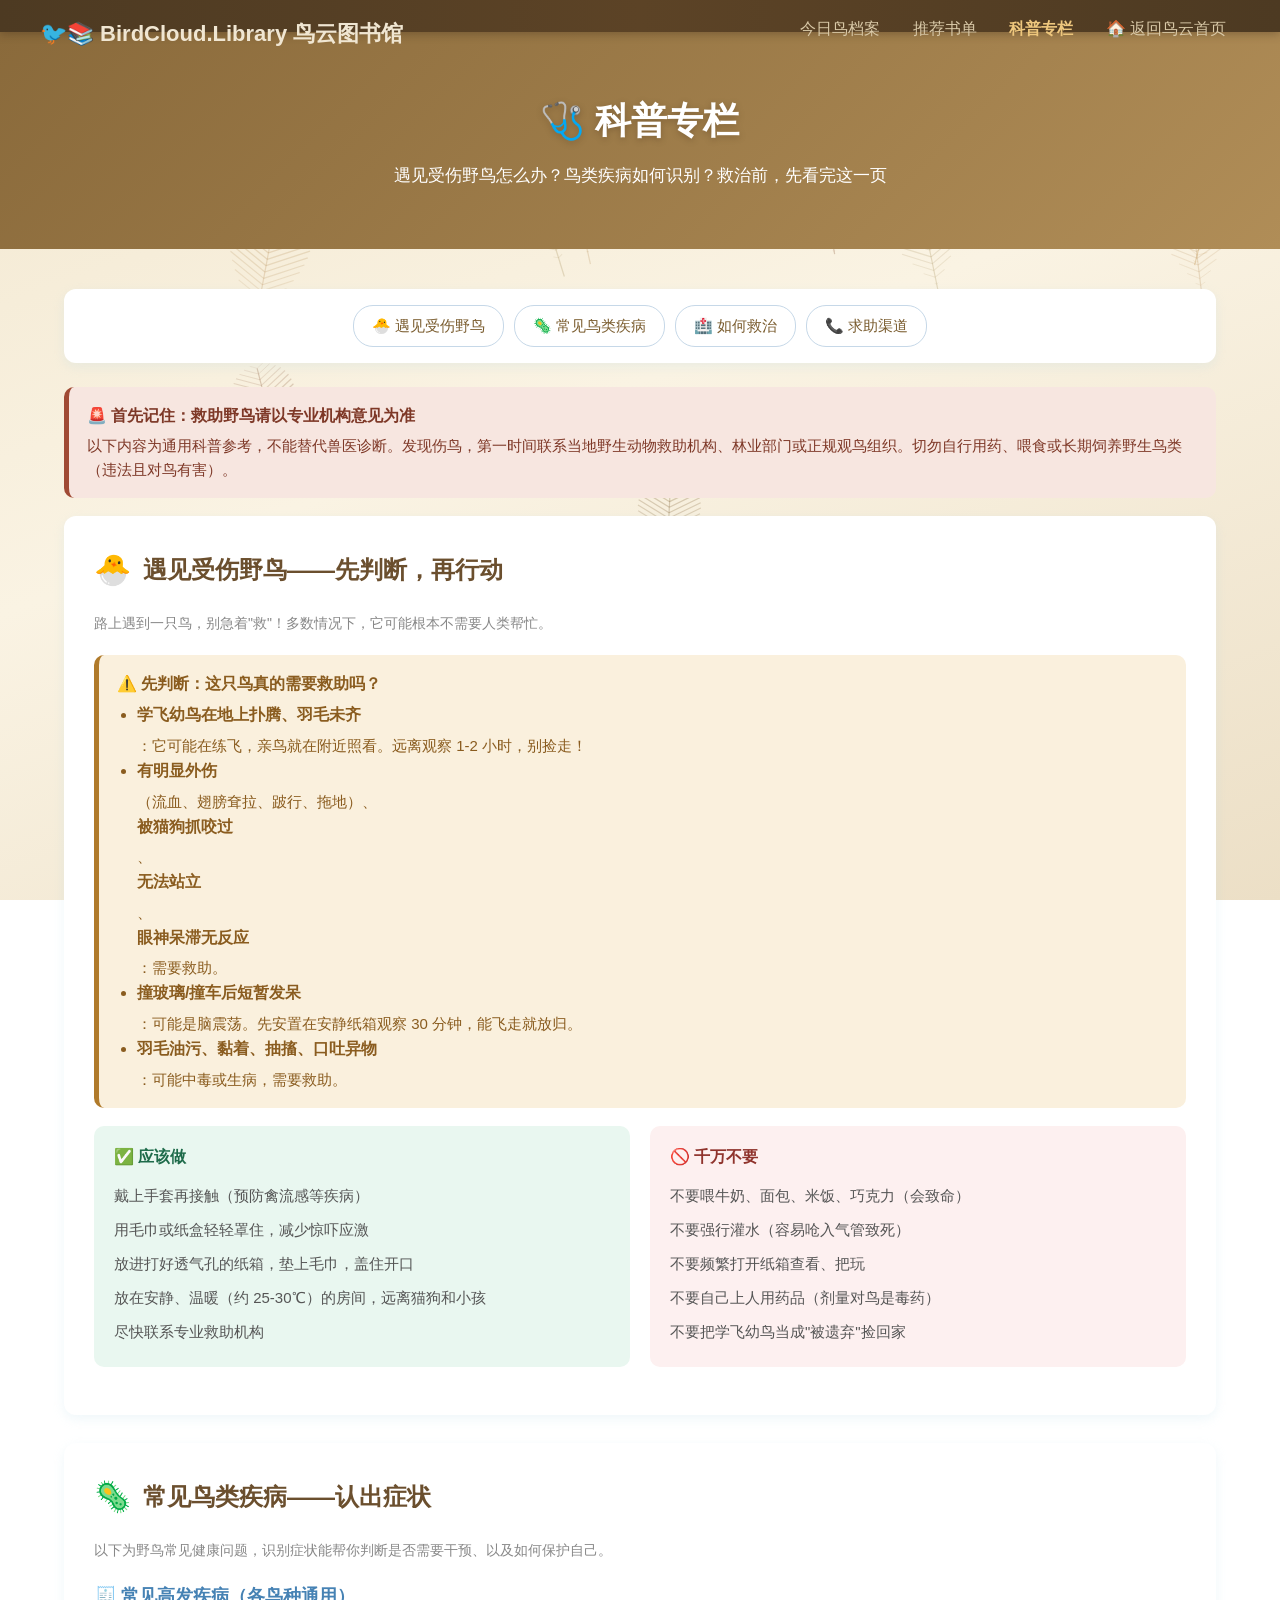
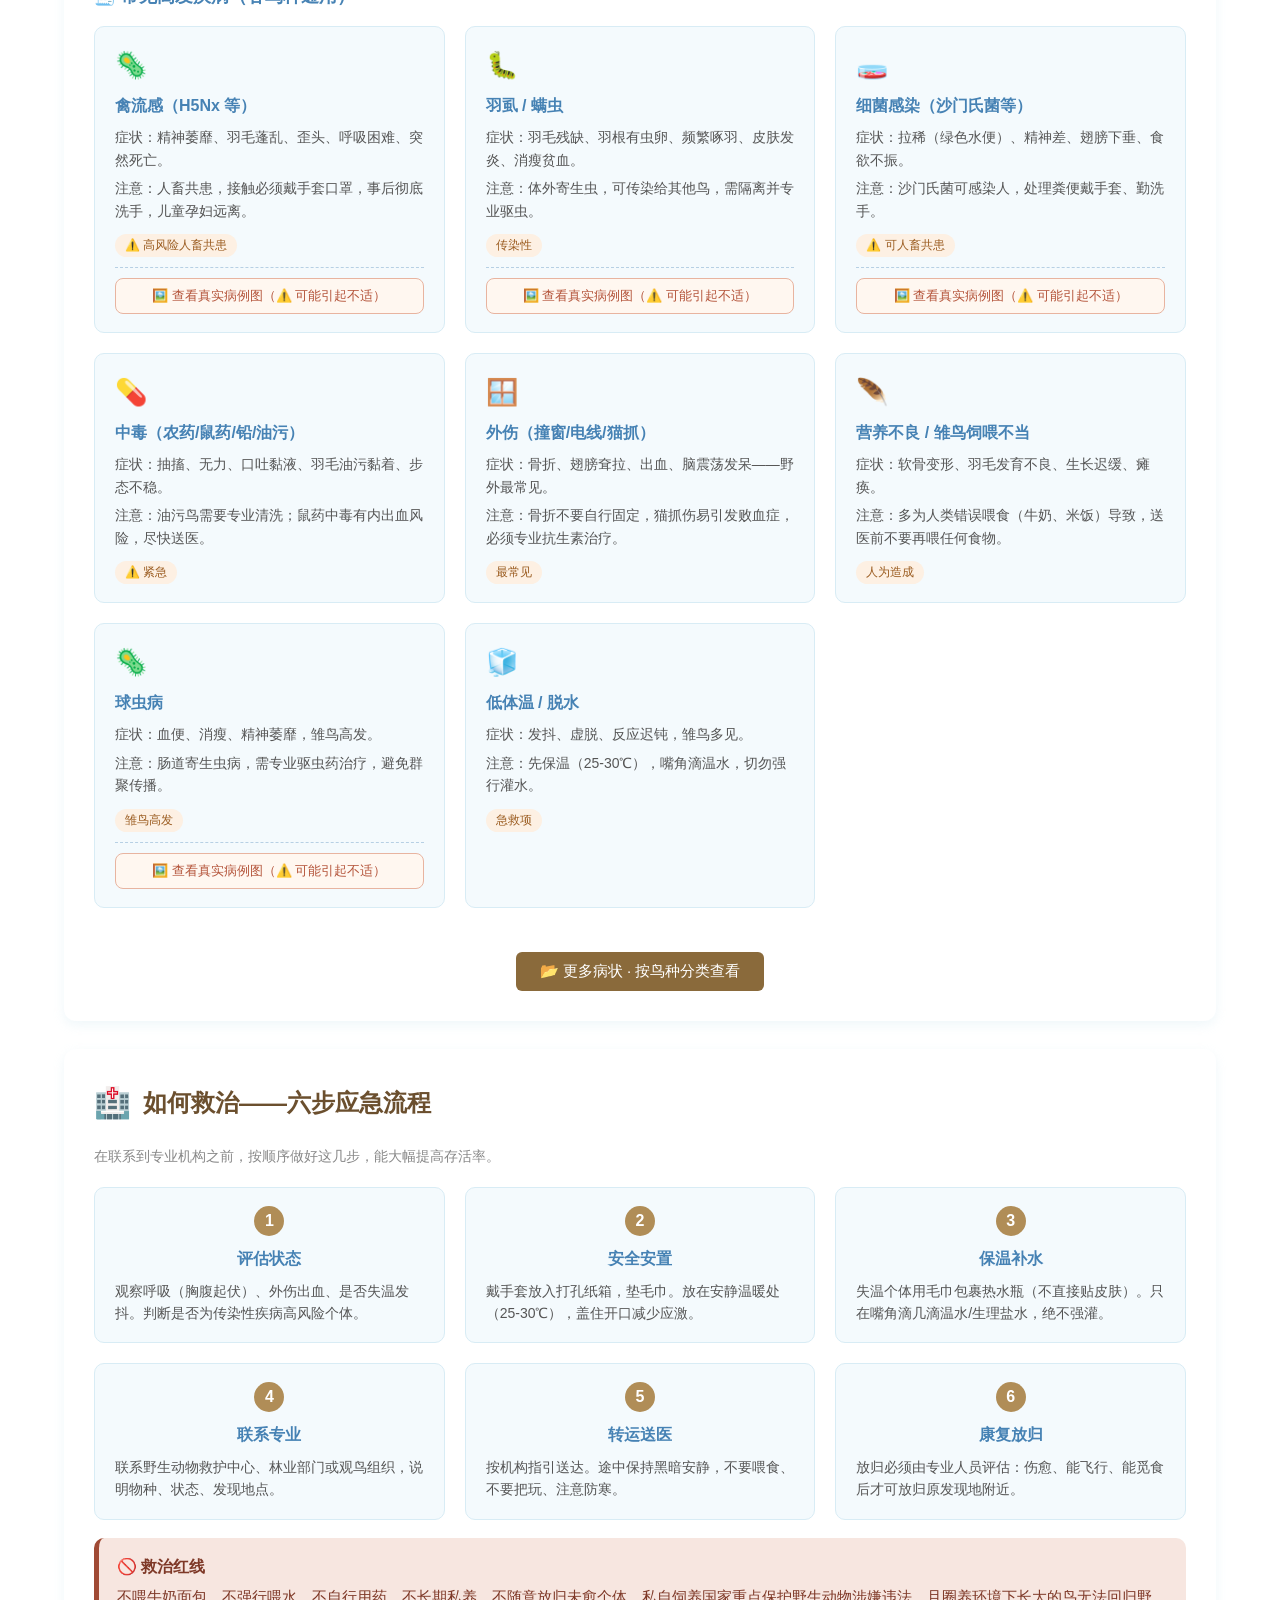
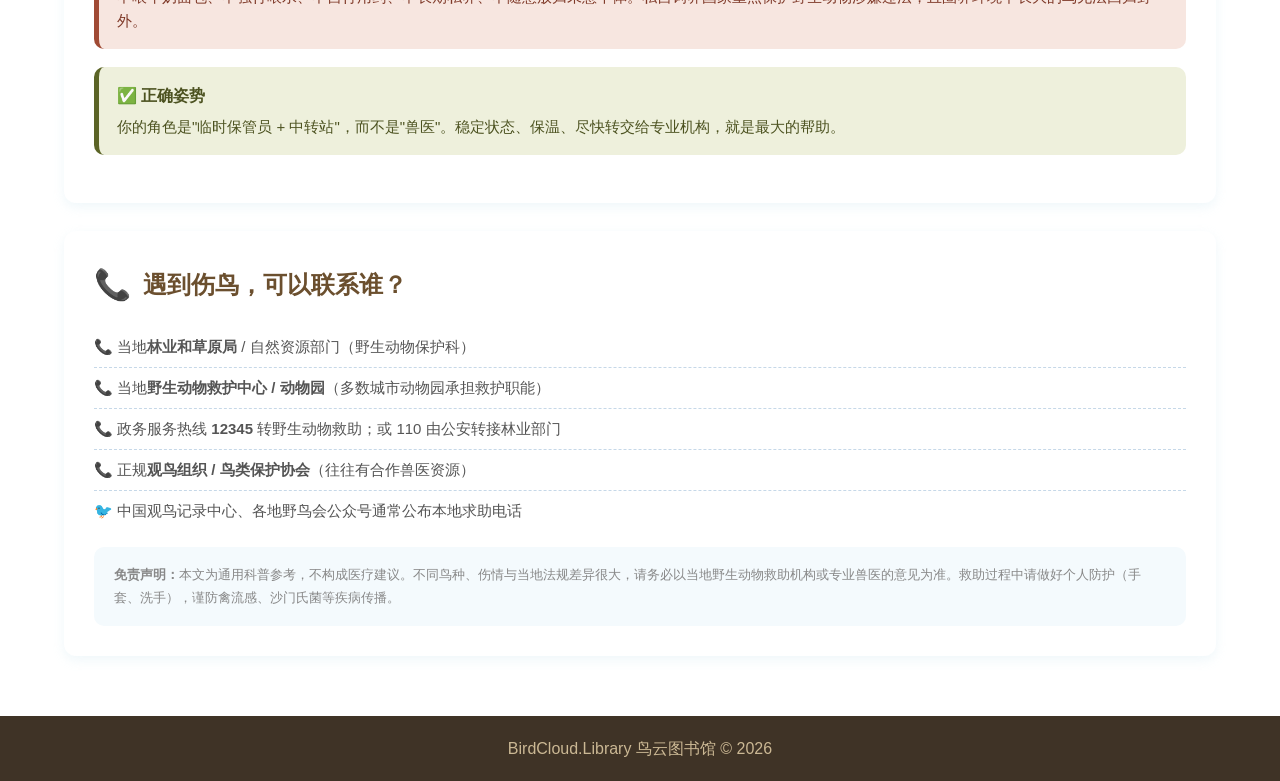
<file: science.html>
<!DOCTYPE html>
<html lang="zh-CN">
<head>
    <meta charset="UTF-8">
    <meta name="viewport" content="width=device-width, initial-scale=1.0">
    <title>科普专栏-BirdCloud.Library 鸟云图书馆</title>
    <link rel="stylesheet" href="style.css">
</head>
<body>
    <!-- 顶部导航栏 -->
    <header>
        <div class="logo">🐦📚 BirdCloud.Library 鸟云图书馆</div>
        <nav>
            <a href="birds.html">今日鸟档案</a>
            <a href="index.html">推荐书单</a>
            <a href="science.html" class="active">科普专栏</a>
            <a href="../birdcloud/index.html">🏠 返回鸟云首页</a>
        </nav>
    </header>

    <!-- 主横幅 -->
    <section class="banner">
        <h1>🩺 科普专栏</h1>
        <p>遇见受伤野鸟怎么办？鸟类疾病如何识别？救治前，先看完这一页</p>
    </section>

    <main class="container wide">
        <!-- 快速导航 -->
        <div class="quick-nav">
            <a href="#first-aid">🐣 遇见受伤野鸟</a>
            <a href="#diseases">🦠 常见鸟类疾病</a>
            <a href="#treat">🏥 如何救治</a>
            <a href="#help">📞 求助渠道</a>
        </div>

        <!-- 顶部警示 -->
        <div class="warn-box red">
            <strong>🚨 首先记住：救助野鸟请以专业机构意见为准</strong>
            以下内容为通用科普参考，不能替代兽医诊断。发现伤鸟，第一时间联系当地野生动物救助机构、林业部门或正规观鸟组织。切勿自行用药、喂食或长期饲养野生鸟类（违法且对鸟有害）。
        </div>

        <!-- ========== 板块一：遇见受伤野鸟 ========== -->
        <section class="sci-zone zone-anchor" id="first-aid">
            <div class="zone-head">
                <span class="zone-emoji">🐣</span>
                <h2>遇见受伤野鸟——先判断，再行动</h2>
            </div>
            <p class="zone-sub">路上遇到一只鸟，别急着"救"！多数情况下，它可能根本不需要人类帮忙。</p>

            <div class="warn-box orange">
                <strong>⚠️ 先判断：这只鸟真的需要救助吗？</strong>
                <ul style="padding-left:20px;margin:0;">
                    <li><strong>学飞幼鸟在地上扑腾、羽毛未齐</strong>：它可能在练飞，亲鸟就在附近照看。远离观察 1-2 小时，别捡走！</li>
                    <li><strong>有明显外伤</strong>（流血、翅膀耷拉、跛行、拖地）、<strong>被猫狗抓咬过</strong>、<strong>无法站立</strong>、<strong>眼神呆滞无反应</strong>：需要救助。</li>
                    <li><strong>撞玻璃/撞车后短暂发呆</strong>：可能是脑震荡。先安置在安静纸箱观察 30 分钟，能飞走就放归。</li>
                    <li><strong>羽毛油污、黏着、抽搐、口吐异物</strong>：可能中毒或生病，需要救助。</li>
                </ul>
            </div>

            <div class="do-dont">
                <div class="do-col">
                    <h4>✅ 应该做</h4>
                    <ul>
                        <li>戴上手套再接触（预防禽流感等疾病）</li>
                        <li>用毛巾或纸盒轻轻罩住，减少惊吓应激</li>
                        <li>放进打好透气孔的纸箱，垫上毛巾，盖住开口</li>
                        <li>放在安静、温暖（约 25-30℃）的房间，远离猫狗和小孩</li>
                        <li>尽快联系专业救助机构</li>
                    </ul>
                </div>
                <div class="dont-col">
                    <h4>🚫 千万不要</h4>
                    <ul>
                        <li>不要喂牛奶、面包、米饭、巧克力（会致命）</li>
                        <li>不要强行灌水（容易呛入气管致死）</li>
                        <li>不要频繁打开纸箱查看、把玩</li>
                        <li>不要自己上人用药品（剂量对鸟是毒药）</li>
                        <li>不要把学飞幼鸟当成"被遗弃"捡回家</li>
                    </ul>
                </div>
            </div>
        </section>

        <!-- ========== 板块二：常见鸟类疾病 ========== -->
        <section class="sci-zone zone-anchor" id="diseases">
            <div class="zone-head">
                <span class="zone-emoji">🦠</span>
                <h2>常见鸟类疾病——认出症状</h2>
            </div>
            <p class="zone-sub">以下为野鸟常见健康问题，识别症状能帮你判断是否需要干预、以及如何保护自己。</p>

            <h3 class="d-group-title">🧾 常见高发疾病（各鸟种通用）</h3>
            <div class="disease-grid" id="common-grid"></div>

            <!-- 更多病状折叠区 -->
            <div class="more-btn-wrap">
                <button class="btn" id="more-btn">📂 更多病状 · 按鸟种分类查看</button>
            </div>
            <div class="more-zone" id="more-zone">
                <h3 class="d-group-title">🗂️ 按鸟种分类的病状</h3>
                <div class="cat-tabs" id="disease-tabs"></div>
                <div class="disease-grid" id="disease-grid"></div>
            </div>
        </section>

        <!-- ========== 板块三：如何救治 ========== -->
        <section class="sci-zone zone-anchor" id="treat">
            <div class="zone-head">
                <span class="zone-emoji">🏥</span>
                <h2>如何救治——六步应急流程</h2>
            </div>
            <p class="zone-sub">在联系到专业机构之前，按顺序做好这几步，能大幅提高存活率。</p>

            <div class="steps">
                <div class="step-card">
                    <span class="step-num">1</span>
                    <h4>评估状态</h4>
                    <p>观察呼吸（胸腹起伏）、外伤出血、是否失温发抖。判断是否为传染性疾病高风险个体。</p>
                </div>
                <div class="step-card">
                    <span class="step-num">2</span>
                    <h4>安全安置</h4>
                    <p>戴手套放入打孔纸箱，垫毛巾。放在安静温暖处（25-30℃），盖住开口减少应激。</p>
                </div>
                <div class="step-card">
                    <span class="step-num">3</span>
                    <h4>保温补水</h4>
                    <p>失温个体用毛巾包裹热水瓶（不直接贴皮肤）。只在嘴角滴几滴温水/生理盐水，绝不强灌。</p>
                </div>
                <div class="step-card">
                    <span class="step-num">4</span>
                    <h4>联系专业</h4>
                    <p>联系野生动物救护中心、林业部门或观鸟组织，说明物种、状态、发现地点。</p>
                </div>
                <div class="step-card">
                    <span class="step-num">5</span>
                    <h4>转运送医</h4>
                    <p>按机构指引送达。途中保持黑暗安静，不要喂食、不要把玩、注意防寒。</p>
                </div>
                <div class="step-card">
                    <span class="step-num">6</span>
                    <h4>康复放归</h4>
                    <p>放归必须由专业人员评估：伤愈、能飞行、能觅食后才可放归原发现地附近。</p>
                </div>
            </div>

            <div class="warn-box red">
                <strong>🚫 救治红线</strong>
                不喂牛奶面包、不强行喂水、不自行用药、不长期私养、不随意放归未愈个体。私自饲养国家重点保护野生动物涉嫌违法，且圈养环境下长大的鸟无法回归野外。
            </div>

            <div class="warn-box green">
                <strong>✅ 正确姿势</strong>
                你的角色是"临时保管员 + 中转站"，而不是"兽医"。稳定状态、保温、尽快转交给专业机构，就是最大的帮助。
            </div>
        </section>

        <!-- ========== 求助渠道 ========== -->
        <section class="sci-zone zone-anchor" id="help">
            <div class="zone-head">
                <span class="zone-emoji">📞</span>
                <h2>遇到伤鸟，可以联系谁？</h2>
            </div>
            <ul class="channel-list">
                <li>📞 当地<strong>林业和草原局</strong> / 自然资源部门（野生动物保护科）</li>
                <li>📞 当地<strong>野生动物救护中心 / 动物园</strong>（多数城市动物园承担救护职能）</li>
                <li>📞 政务服务热线 <strong>12345</strong> 转野生动物救助；或 110 由公安转接林业部门</li>
                <li>📞 正规<strong>观鸟组织 / 鸟类保护协会</strong>（往往有合作兽医资源）</li>
                <li>🐦 中国观鸟记录中心、各地野鸟会公众号通常公布本地求助电话</li>
            </ul>
            <div class="disclaimer">
                <strong>免责声明：</strong>本文为通用科普参考，不构成医疗建议。不同鸟种、伤情与当地法规差异很大，请务必以当地野生动物救助机构或专业兽医的意见为准。救助过程中请做好个人防护（手套、洗手），谨防禽流感、沙门氏菌等疾病传播。
            </div>
        </section>
    </main>

    <script>
    (function () {

        function esc(str) {
            return String(str).replace(/&/g, "&amp;").replace(/</g, "&lt;")
                .replace(/>/g, "&gt;").replace(/"/g, "&quot;").replace(/'/g, "&#39;");
        }

        function diseaseCard(d) {
            var imgHtml = "";
            if (d.img) {
                imgHtml = '<div class="d-img-wrap">' +
                    '<button type="button" class="d-img-btn">🖼️ 查看真实病例图（⚠️ 可能引起不适）</button>' +
                    '<div class="d-img-hidden">' +
                    '<img src="images/disease/' + d.img + '" alt="' + esc(d.name) + ' 真实病例照片" loading="lazy">' +
                    '<p class="d-img-note">⚠️ 图为真实病例/病理照片（来源：MSD 兽医手册），可能引起不适。查看即表示已知晓。</p>' +
                    '</div></div>';
            }
            return '<div class="disease-card">' +
                '<div class="d-emoji">' + d.emoji + '</div>' +
                '<h4>' + esc(d.name) + '</h4>' +
                '<p>症状：' + esc(d.symp) + '</p>' +
                '<p>注意：' + esc(d.note) + '</p>' +
                '<span class="d-risk">' + esc(d.risk) + '</span>' +
                imgHtml +
                '</div>';
        }

        // ---------- 通用高发疾病（各鸟种通用） ----------
        var COMMON = [
            { name: "禽流感（H5Nx 等）", emoji: "🦠", symp: "精神萎靡、羽毛蓬乱、歪头、呼吸困难、突然死亡。", note: "人畜共患，接触必须戴手套口罩，事后彻底洗手，儿童孕妇远离。", risk: "⚠️ 高风险人畜共患", img: "avian-influenza.jpg" },
            { name: "羽虱 / 螨虫", emoji: "🐛", symp: "羽毛残缺、羽根有虫卵、频繁啄羽、皮肤发炎、消瘦贫血。", note: "体外寄生虫，可传染给其他鸟，需隔离并专业驱虫。", risk: "传染性", img: "lice.jpg" },
            { name: "细菌感染（沙门氏菌等）", emoji: "🧫", symp: "拉稀（绿色水便）、精神差、翅膀下垂、食欲不振。", note: "沙门氏菌可感染人，处理粪便戴手套、勤洗手。", risk: "⚠️ 可人畜共患", img: "salmonella.jpg" },
            { name: "中毒（农药/鼠药/铅/油污）", emoji: "💊", symp: "抽搐、无力、口吐黏液、羽毛油污黏着、步态不稳。", note: "油污鸟需要专业清洗；鼠药中毒有内出血风险，尽快送医。", risk: "⚠️ 紧急" },
            { name: "外伤（撞窗/电线/猫抓）", emoji: "🪟", symp: "骨折、翅膀耷拉、出血、脑震荡发呆——野外最常见。", note: "骨折不要自行固定，猫抓伤易引发败血症，必须专业抗生素治疗。", risk: "最常见" },
            { name: "营养不良 / 雏鸟饲喂不当", emoji: "🪶", symp: "软骨变形、羽毛发育不良、生长迟缓、瘫痪。", note: "多为人类错误喂食（牛奶、米饭）导致，送医前不要再喂任何食物。", risk: "人为造成" },
            { name: "球虫病", emoji: "🦠", symp: "血便、消瘦、精神萎靡，雏鸟高发。", note: "肠道寄生虫病，需专业驱虫药治疗，避免群聚传播。", risk: "雏鸟高发", img: "coccidiosis.jpg" },
            { name: "低体温 / 脱水", emoji: "🧊", symp: "发抖、虚脱、反应迟钝，雏鸟多见。", note: "先保温（25-30℃），嘴角滴温水，切勿强行灌水。", risk: "急救项" }
        ];

        // ---------- 按鸟种分类的病状 ----------
        var GROUPS = [
            { key: "鸽形目", label: "🕊️ 鸽形目（鸽·鸠）" },
            { key: "雀形目", label: "🐦 雀形目（鸣禽）" },
            { key: "雁形目", label: "🦆 雁形目（水禽）" },
            { key: "猛禽类", label: "🦅 猛禽类" },
            { key: "雉鸡类", label: "🐔 雉鸡类（家禽）" }
        ];

        var MORE = [
            // ---- 鸽形目（鸽、鸠类） ----
            { cat: "鸽形目", name: "鸽痘", emoji: "🐦", symp: "眼周、嘴角等无羽区灰白色结节；黏膜型在口腔出现白斑，可堵塞呼吸道。", note: "禽痘病毒所致，无特效药，靠自愈 + 防继发感染，加强环境消毒。", risk: "鸽类专属", img: "pigeonpox.jpg" },
            { cat: "鸽形目", name: "鸽副黏病毒病（PPMV-1）", emoji: "🧠", symp: "歪头转圈、水样绿便、翅膀下垂——俗称「鸽瘟」。", note: "传染性极强，立即隔离病鸽，病死率高，上报专业机构。", risk: "⚠️ 高传染", img: "newcastle.jpg" },
            { cat: "鸽形目", name: "鸽毛滴虫", emoji: "🦷", symp: "口腔、咽喉黄白色干酪样结节，张嘴呼吸、吞咽困难。", note: "接触性传播，雏鸽高发，需专业抗滴虫药物。", risk: "鸽类常见", img: "trichomonosis.jpg" },
            { cat: "鸽形目", name: "鸽圆环病毒", emoji: "💫", symp: "幼鸽贫血苍白、羽毛断裂、免疫抑制、生长停滞。", note: "破坏免疫系统，极易继发其他感染，重在预防。", risk: "幼鸽高发" },
            { cat: "鸽形目", name: "嗉囊炎", emoji: "🫙", symp: "嗉囊积食胀气、呕吐酸臭液体、食欲废绝。", note: "先停食，温生理盐水轻轻冲洗，由专业人员处理。", risk: "鸽类常见" },
            { cat: "鸽形目", name: "鸽衣原体病（鸟疫）", emoji: "🦠", symp: "眼鼻分泌物、呼吸困难、拉稀、眼睑肿胀。", note: "衣原体可传染人（类似鹦鹉热），接触必须戴手套。", risk: "⚠️ 可人畜共患", img: "chlamydiosis.jpg" },
            // ---- 雀形目（鸣禽） ----
            { cat: "雀形目", name: "皮肤型禽痘", emoji: "🎈", symp: "头颈裸露皮肤出现灰黄色结节，麻雀、山雀多见。", note: "自限性疾病，防继发感染，保持环境干燥卫生。", risk: "雀形目常见", img: "fowlpox.jpg" },
            { cat: "雀形目", name: "气囊螨", emoji: "🫁", symp: "呼吸杂音、打喷嚏、张口呼吸、尾羽上下摆动。", note: "鸣禽多见，可经密切接触传播，需兽医驱虫。", risk: "鸣禽高发", img: "airsacmite.jpg" },
            { cat: "雀形目", name: "鸣禽球虫病", emoji: "🦠", symp: "血便、脱羽、精神差，雏鸟易衰竭死亡。", note: "食谷鸟群聚处（喂鸟点）易传播，及时清理粪便。", risk: "雏鸟高发", img: "coccidiosis.jpg" },
            { cat: "雀形目", name: "喙畸形症（AKD）", emoji: "🦜", symp: "嘴喙过度生长、弯曲变形，无法正常取食理羽。", note: "乌鸦等雀形目有报道，需专业修剪并辅助饲喂。", risk: "罕见" },
            { cat: "雀形目", name: "聚集性沙门氏菌病", emoji: "🧫", symp: "冬季食谷鸟群聚处出现腹泻、虚弱、猝死。", note: "喂鸟器具勤清洗消毒，发现病鸟及时隔离上报。", risk: "⚠️ 季节性", img: "salmonella.jpg" },
            // ---- 雁形目（水禽） ----
            { cat: "雁形目", name: "鸭瘟（鸭病毒性肠炎）", emoji: "🦆", symp: "头颈肿大、出血性肠炎、排绿色稀便、高死亡率。", note: "急性高传染，病死率高，隔离病鸭并上报。", risk: "⚠️ 高死亡", img: "duckenteritis.jpg" },
            { cat: "雁形目", name: "鸭疫里默氏杆菌病", emoji: "🦆", symp: "雏鸭眼鼻分泌物、共济失调、跛行、神经症状。", note: "多见于育雏期，注意密度、垫料卫生。", risk: "雏鸭高发" },
            { cat: "雁形目", name: "肉毒杆菌中毒", emoji: "🧪", symp: "「软脖子病」——颈肌麻痹、翅下垂、瘫软伏地。", note: "夏季浅水区高发，及时捞除病死个体，防二次中毒。", risk: "⚠️ 群发", img: "botulism.jpg" },
            { cat: "雁形目", name: "禽流感（水禽携带型）", emoji: "🦢", symp: "水禽常无症状或轻微，却是重要携带与传播库。", note: "接触水禽栖息水域做好防护，勿惊扰野鸭群。", risk: "⚠️ 人畜共患", img: "avian-influenza.jpg" },
            { cat: "雁形目", name: "鸭病毒性肝炎", emoji: "🦆", symp: "雏鸭角弓反张、抽搐、急性死亡。", note: "雏鸭期暴发，传染迅速，靠疫苗预防。", risk: "雏鸭高发", img: "duckhepatitis.jpg" },
            // ---- 猛禽类 ----
            { cat: "猛禽类", name: "曲霉病", emoji: "🍄", symp: "呼吸困难、张口喘气、消瘦、运动不耐受。", note: "猛禽头号杀手，源于环境霉菌（霉变垫料），需抗真菌治疗。", risk: "⚠️ 高致死", img: "aspergillosis.jpg" },
            { cat: "猛禽类", name: "铅中毒（二次中毒）", emoji: "🔫", symp: "神经症状、站立不稳、绿便、虚弱。", note: "多因捕食被铅弹猎杀的猎物所致，勿投喂来源不明肉食。", risk: "⚠️ 紧急" },
            { cat: "猛禽类", name: "足垫炎（Bumblefoot）", emoji: "🦶", symp: "脚垫红肿、化脓、跛行、不愿站立。", note: "笼养猛禽常见，与栖木过硬有关，需外科清创。", risk: "笼养常见" },
            { cat: "猛禽类", name: "应激性羽毛损伤", emoji: "🪶", symp: "拔羽、断羽、自我啄伤。", note: "圈养/过度打扰导致，改善环境、减少惊扰。", risk: "圈养应激" },
            // ---- 雉鸡类（家禽） ----
            { cat: "雉鸡类", name: "马立克氏病", emoji: "🐔", symp: "神经麻痹、单腿拖行、翅膀下垂、内脏肿瘤。", note: "鸡类常见肿瘤病，疫苗可预防，无特效药。", risk: "鸡类高发", img: "marek.jpg" },
            { cat: "雉鸡类", name: "新城疫", emoji: "🧠", symp: "呼吸困难、歪头、绿便，家禽高传染。", note: "急性高死亡，严格隔离并上报畜牧部门。", risk: "⚠️ 高传染", img: "newcastle.jpg" },
            { cat: "雉鸡类", name: "禽霍乱（巴氏杆菌病）", emoji: "🦠", symp: "急性高热、口鼻流血样黏液、突然死亡。", note: "可传染人畜，处理病死禽戴手套、彻底消毒。", risk: "⚠️ 可人畜共患", img: "fowlcholera.jpg" },
            { cat: "雉鸡类", name: "支原体病（慢性呼吸道病）", emoji: "🫁", symp: "打喷嚏、流鼻涕、气囊炎啰音、病程长。", note: "慢性呼吸道病，种源净化与通风很关键。", risk: "常见", img: "mycoplasmosis.jpg" }
        ];

        // ---------- 渲染 ----------
        var commonGrid = document.getElementById("common-grid");
        var moreZone = document.getElementById("more-zone");
        var moreBtn = document.getElementById("more-btn");
        var tabsEl = document.getElementById("disease-tabs");
        var moreGrid = document.getElementById("disease-grid");

        var currentGroup = "鸽形目";
        var expanded = false;

        function renderCommon() {
            commonGrid.innerHTML = COMMON.map(diseaseCard).join("");
        }

        function renderTabs() {
            var html = "";
            GROUPS.forEach(function (g) {
                var count = MORE.filter(function (d) { return d.cat === g.key; }).length;
                html += '<button class="cat-tab' + (g.key === currentGroup ? " active" : "") + '" data-cat="' + g.key + '">' + g.label + ' <em>' + count + '</em></button>';
            });
            tabsEl.innerHTML = html;
        }

        function renderGroup() {
            var list = MORE.filter(function (d) { return d.cat === currentGroup; });
            moreGrid.innerHTML = list.map(diseaseCard).join("");
        }

        tabsEl.addEventListener("click", function (e) {
            var btn = e.target.closest(".cat-tab");
            if (!btn) return;
            currentGroup = btn.getAttribute("data-cat");
            var tabs = tabsEl.querySelectorAll(".cat-tab");
            for (var i = 0; i < tabs.length; i++) {
                tabs[i].classList.toggle("active", tabs[i] === btn);
            }
            renderGroup();
        });

        moreBtn.addEventListener("click", function () {
            expanded = !expanded;
            moreZone.classList.toggle("open", expanded);
            moreBtn.textContent = expanded ? "📂 收起更多病状" : "📂 更多病状 · 按鸟种分类查看";
            if (expanded) {
                renderTabs();
                renderGroup();
            }
        });

        renderCommon();

        // 查看/关闭病例图：点击按钮切换显示状态
        document.addEventListener("click", function (e) {
            var btn = e.target.closest(".d-img-btn");
            if (!btn) return;
            var wrap = btn.closest(".d-img-wrap");
            if (!wrap) return;
            if (wrap.classList.contains("show")) {
                wrap.classList.remove("show");
                btn.innerHTML = "🖼️ 查看真实病例图（⚠️ 可能引起不适）";
            } else {
                wrap.classList.add("show");
                btn.innerHTML = "🙈 关闭图片";
            }
        });

    })();
    </script>

    <footer>
        <p>BirdCloud.Library 鸟云图书馆 © 2026</p>
    </footer>
    <script src="bg-feathers.js"></script>
</body>
</html>
</file>
<file: style.css>
* {
    margin: 0;
    padding: 0;
    box-sizing: border-box;
    font-family: "Microsoft Yahei", sans-serif;
}

body {
    background-color: #f0f8ff;
    color: #333;
    line-height: 1.6;
}

/* 导航栏 */
header {
    background-color: #ffffff;
    box-shadow: 0 2px 8px rgba(173, 216, 230, 0.3);
    padding: 16px 0;
    position: sticky;
    top: 0;
    z-index: 99;
}

.logo {
    font-size: 22px;
    font-weight: bold;
    color: #4682b4;
    padding-left: 40px;
    float: left;
}

.logo a {
    color: #4682b4;
    text-decoration: none;
}

nav {
    float: right;
    padding-right: 40px;
}

nav a {
    color: #555;
    text-decoration: none;
    margin: 0 14px;
    font-size: 16px;
}

nav a.active, nav a:hover {
    color: #4682b4;
    font-weight: bold;
}

/* 横幅 */
.banner {
    background: linear-gradient(135deg, #87ceeb, #b0e0e6);
    color: white;
    text-align: center;
    padding: 60px 20px;
    margin-bottom: 40px;
}

.banner h1 {
    font-size: 36px;
    margin-bottom: 12px;
    text-shadow: 0 2px 6px rgba(70, 130, 180, 0.25);
}

.banner p {
    font-size: 17px;
}

/* 容器 */
.container {
    width: 90%;
    max-width: 1200px;
    margin: 0 auto;
    display: grid;
    grid-template-columns: repeat(3, 1fr);
    gap: 24px;
    margin-bottom: 60px;
}

.container.wide {
    display: block;
}

.card {
    background: white;
    border-radius: 12px;
    padding: 30px;
    box-shadow: 0 4px 12px rgba(173, 216, 230, 0.2);
    text-align: center;
}

.card h2 {
    color: #4682b4;
    margin-bottom: 16px;
    font-size: 22px;
}

.card p {
    color: #555;
    margin-bottom: 8px;
}

.card .meta {
    color: #888;
    font-size: 14px;
    margin-bottom: 4px;
}

.card .badge {
    display: inline-block;
    background: #eaf3f8;
    color: #2c5f8a;
    font-size: 13px;
    padding: 3px 12px;
    border-radius: 20px;
    margin-top: 10px;
}

.badge.available {
    background: #e9f7f0;
    color: #1e6b4a;
}

.badge.borrowed {
    background: #fdf0e3;
    color: #9a5b1f;
}

.btn {
    display: inline-block;
    margin-top: 20px;
    padding: 10px 24px;
    background-color: #87ceeb;
    color: white;
    text-decoration: none;
    border-radius: 6px;
    transition: 0.2s;
    border: none;
    cursor: pointer;
    font-size: 15px;
}

.btn:hover {
    background-color: #4682b4;
}

.btn.small {
    padding: 6px 16px;
    font-size: 14px;
    margin-top: 10px;
}

.btn.danger {
    background-color: #d1493f;
}

.btn.danger:hover {
    background-color: #b03a32;
}

.btn.ghost {
    background-color: transparent;
    color: #4682b4;
    border: 1px solid #4682b4;
}

.btn.ghost:hover {
    background-color: #4682b4;
    color: white;
}

footer {
    text-align: center;
    padding: 20px;
    color: #777;
    background: white;
}

/* 分类标签页 */
.cat-tabs {
    display: flex;
    flex-wrap: wrap;
    gap: 10px;
    justify-content: center;
    background: white;
    border-radius: 12px;
    padding: 18px 20px;
    box-shadow: 0 4px 12px rgba(173, 216, 230, 0.2);
    margin-bottom: 24px;
}

.cat-tab {
    padding: 8px 18px;
    border: 1px solid #c6d8e8;
    background: #fff;
    color: #4682b4;
    border-radius: 20px;
    font-size: 15px;
    cursor: pointer;
    transition: 0.2s;
    font-family: "Microsoft Yahei", sans-serif;
}

.cat-tab em {
    font-style: normal;
    color: #888;
    font-size: 13px;
    margin-left: 4px;
}

.cat-tab:hover {
    border-color: #4682b4;
    background: #eaf3f8;
}

.cat-tab.active {
    background: #87ceeb;
    border-color: #87ceeb;
    color: white;
}

.cat-tab.active em {
    color: rgba(255, 255, 255, 0.85);
}

/* 推荐理由 */
.book-card .reason {
    margin-top: 10px;
    padding-top: 10px;
    border-top: 1px dashed #c6d8e8;
    color: #2c5f8a;
    font-size: 14px;
}

/* 页内小标题 */
.section-title {
    color: #4682b4;
    font-size: 24px;
    margin: 10px 0 8px;
}

.section-sub {
    color: #888;
    margin-bottom: 24px;
}

/* 搜索栏 */
.searchbar {
    background: white;
    border-radius: 12px;
    padding: 20px;
    box-shadow: 0 4px 12px rgba(173, 216, 230, 0.2);
    margin-bottom: 24px;
    display: flex;
    gap: 12px;
    flex-wrap: wrap;
    align-items: center;
}

.searchbar input[type="text"], .searchbar select {
    padding: 10px 14px;
    border: 1px solid #c6d8e8;
    border-radius: 8px;
    font-size: 15px;
    outline: none;
    transition: border-color .2s;
    background: #fff;
    color: #333;
}

.searchbar input[type="text"]:focus, .searchbar select:focus {
    border-color: #4682b4;
}

.searchbar input[type="text"] {
    flex: 1;
    min-width: 220px;
}

/* 书籍卡片：翻开的两页书 */
.book-grid {
    display: grid;
    grid-template-columns: repeat(auto-fill, minmax(430px, 1fr));
    gap: 26px;
    margin-bottom: 40px;
}

.book-card {
    display: flex;
    align-items: stretch;
    background: linear-gradient(180deg, #96754a, #6d5334);
    border-radius: 14px 18px 18px 14px;
    padding: 7px;
    box-shadow: 0 10px 24px rgba(88, 62, 22, 0.28);
    text-align: left;
    transition: transform .18s, box-shadow .18s;
}

.book-card:hover {
    transform: translateY(-4px) rotate(-0.4deg);
    box-shadow: 0 16px 34px rgba(88, 62, 22, 0.4);
}

.left-page,
.right-page {
    flex: 1;
    min-width: 0;
    position: relative;
    padding: 24px 20px;
    display: flex;
    flex-direction: column;
    background-color: #faf3e0;
    background-image: repeating-linear-gradient(0deg, rgba(120, 90, 40, 0.045) 0 1px, transparent 1px 3px);
}

/* 左页 = 统一书名页（书名 + 作者） */
.left-page {
    border-radius: 9px 0 0 9px;
    align-items: center;
    justify-content: center;
    text-align: center;
    box-shadow: inset -10px 0 14px -10px rgba(88, 62, 22, 0.45);
}

.right-page {
    border-radius: 0 11px 11px 0;
    box-shadow: inset 10px 0 14px -10px rgba(88, 62, 22, 0.45);
}

.book-spine {
    flex: 0 0 18px;
    background: linear-gradient(90deg,
        rgba(40, 25, 8, 0.35),
        rgba(40, 25, 8, 0.08) 22%,
        rgba(255, 250, 235, 0.5) 50%,
        rgba(40, 25, 8, 0.12) 78%,
        rgba(40, 25, 8, 0.4));
    position: relative;
}

.book-spine::before,
.book-spine::after {
    content: "";
    position: absolute;
    left: 0;
    right: 0;
    height: 8px;
    background: rgba(40, 25, 8, 0.5);
}

.book-spine::before { top: 0; border-radius: 0 0 4px 4px; }
.book-spine::after { bottom: 0; border-radius: 4px 4px 0 0; }

.book-card .book-emoji {
    font-size: 34px;
    margin-bottom: 8px;
}

.book-card h3 {
    color: #6b4f2e;
    font-size: 18px;
    line-height: 1.35;
    margin-bottom: 4px;
}

.book-card .author {
    color: #8a6a45;
    font-size: 14px;
    margin-bottom: 10px;
}

.book-card .tags {
    margin-bottom: 6px;
}

.book-card .tag {
    display: inline-block;
    background: #e8d9bd;
    color: #6b4f2e;
    font-size: 12px;
    padding: 2px 10px;
    border-radius: 12px;
    margin: 2px 4px 2px 0;
}

.book-card .cover-link {
    align-self: flex-start;
    margin-top: 12px;
    padding: 5px 12px;
    font-size: 13px;
    color: #2c5f8a;
    background: #eaf3f8;
    border: 1px solid #bcd7e8;
    border-radius: 16px;
    cursor: pointer;
    transition: background .15s, transform .15s;
}

.book-card .cover-link:hover {
    background: #d3e7f3;
    transform: translateY(-1px);
}

.lightbox {
    position: fixed;
    inset: 0;
    z-index: 999;
    display: flex;
    align-items: center;
    justify-content: center;
}

.lightbox[hidden] {
    display: none;
}

.lightbox-backdrop {
    position: absolute;
    inset: 0;
    background: rgba(20, 12, 4, 0.82);
    cursor: pointer;
}

.lightbox img {
    position: relative;
    max-width: min(90vw, 720px);
    max-height: 88vh;
    border-radius: 10px;
    box-shadow: 0 18px 60px rgba(0, 0, 0, 0.55);
    background: #fff;
}

.lightbox-close {
    position: absolute;
    top: 18px;
    right: 22px;
    width: 40px;
    height: 40px;
    border: none;
    border-radius: 50%;
    background: rgba(255, 255, 255, 0.9);
    color: #5a3d1e;
    font-size: 18px;
    line-height: 1;
    cursor: pointer;
}

.lightbox-close:hover {
    background: #fff;
}

.book-card .desc {
    color: #55452e;
    font-size: 14px;
    line-height: 1.8;
    margin-bottom: 12px;
    flex: 1;
    text-indent: 2em;
}

.book-card .stars {
    color: #d9a53a;
    font-size: 14px;
    letter-spacing: 2px;
    margin-bottom: 10px;
}

.book-card .reason {
    border-top: 1px dashed #cbb489;
    padding-top: 10px;
    font-size: 13px;
    color: #6b4f2e;
    line-height: 1.6;
}

.book-card .page-num {
    align-self: flex-end;
    font-size: 11px;
    color: #a08b68;
    margin-top: 10px;
    letter-spacing: 1px;
}

.book-card .status-line {
    margin-top: 10px;
    font-size: 13px;
    color: #888;
}

/* 窄屏：两页上下叠放 */
@media (max-width: 480px) {
    .book-card {
        flex-direction: column;
    }
    .book-spine {
        flex: 0 0 16px;
        background: linear-gradient(180deg,
            rgba(40, 25, 8, 0.35),
            rgba(40, 25, 8, 0.08) 22%,
            rgba(255, 250, 235, 0.5) 50%,
            rgba(40, 25, 8, 0.12) 78%,
            rgba(40, 25, 8, 0.4));
    }
    .book-spine::before,
    .book-spine::after {
        top: 0;
        left: auto;
        right: 0;
        width: 8px;
        height: 100%;
        border-radius: 4px 0 0 4px;
    }
    .book-spine::after {
        bottom: 0;
        border-radius: 0 4px 4px 0;
    }
    .left-page {
        border-radius: 9px 9px 0 0;
        box-shadow: inset 0 -10px 14px -10px rgba(88, 62, 22, 0.45);
    }
    .right-page {
        border-radius: 0 0 9px 9px;
        box-shadow: inset 0 10px 14px -10px rgba(88, 62, 22, 0.45);
    }
}

/* 表单 */
.form-panel {
    background: white;
    border-radius: 12px;
    padding: 28px;
    box-shadow: 0 4px 12px rgba(173, 216, 230, 0.2);
    margin-bottom: 24px;
}

.form-row {
    margin-bottom: 14px;
}

.form-row label {
    display: block;
    color: #555;
    margin-bottom: 6px;
    font-size: 15px;
}

.form-row input, .form-row select, .form-row textarea {
    width: 100%;
    padding: 10px 14px;
    border: 1px solid #c6d8e8;
    border-radius: 8px;
    font-size: 15px;
    outline: none;
    font-family: "Microsoft Yahei", sans-serif;
    background: #fff;
    color: #333;
}

.form-row input:focus, .form-row select:focus, .form-row textarea:focus {
    border-color: #4682b4;
}

.form-row textarea {
    min-height: 90px;
    resize: vertical;
}

/* 记录列表 */
.record-list {
    display: grid;
    grid-template-columns: repeat(3, 1fr);
    gap: 24px;
    margin-bottom: 40px;
}

.record-item {
    background: white;
    border-radius: 12px;
    padding: 22px;
    box-shadow: 0 4px 12px rgba(173, 216, 230, 0.2);
    border-left: 4px solid #87ceeb;
    text-align: left;
}

.record-item h4 {
    color: #4682b4;
    font-size: 17px;
    margin-bottom: 6px;
}

.record-item .meta {
    color: #888;
    font-size: 13px;
    margin-bottom: 8px;
}

.record-item .note {
    color: #555;
    font-size: 14px;
}

.empty-tip {
    grid-column: 1 / -1;
    background: white;
    border-radius: 12px;
    padding: 40px;
    box-shadow: 0 4px 12px rgba(173, 216, 230, 0.2);
    text-align: center;
    color: #888;
    font-size: 15px;
}

/* 提示条 */
.tip {
    background: #eaf3f8;
    border-radius: 8px;
    padding: 10px 14px;
    color: #2c5f8a;
    font-size: 14px;
    margin-bottom: 16px;
}

/* 表格（借阅状态表） */
.table-wrap {
    overflow-x: auto;
}

table.list {
    width: 100%;
    border-collapse: collapse;
    background: white;
    border-radius: 12px;
    overflow: hidden;
    box-shadow: 0 4px 12px rgba(173, 216, 230, 0.2);
}

table.list th {
    background: #eaf3f8;
    color: #2c5f8a;
    padding: 12px 14px;
    text-align: left;
    font-size: 14px;
}

table.list td {
    padding: 12px 14px;
    border-bottom: 1px solid #eef7fb;
    font-size: 14px;
    color: #555;
}

table.list tr:last-child td {
    border-bottom: none;
}

table.list .row-actions {
    white-space: nowrap;
}

table.list .row-actions .mini-btn {
    display: inline-block;
    padding: 4px 12px;
    border-radius: 6px;
    border: none;
    cursor: pointer;
    font-size: 13px;
    margin-right: 6px;
    transition: .2s;
}

.mini-btn.return {
    background: #87ceeb;
    color: white;
}

.mini-btn.return:hover {
    background: #4682b4;
}

.mini-btn.delete {
    background: #fbe3e1;
    color: #d1493f;
}

.mini-btn.delete:hover {
    background: #d1493f;
    color: white;
}

.status-pill {
    display: inline-block;
    padding: 3px 12px;
    border-radius: 20px;
    font-size: 13px;
}

.status-pill.on {
    background: #e9f7f0;
    color: #1e6b4a;
}

.status-pill.off {
    background: #fdf0e3;
    color: #9a5b1f;
}

/* 简单统计 */
.stat-row {
    display: flex;
    gap: 24px;
    flex-wrap: wrap;
    margin-bottom: 24px;
}

.stat-box {
    flex: 1;
    min-width: 160px;
    background: white;
    border-radius: 12px;
    padding: 20px;
    box-shadow: 0 4px 12px rgba(173, 216, 230, 0.2);
    text-align: center;
}

.stat-box .num {
    font-size: 30px;
    font-weight: bold;
    color: #4682b4;
}

.stat-box .label {
    color: #888;
    font-size: 14px;
    margin-top: 4px;
}

/* 响应式 */
@media (max-width: 900px) {
    .book-grid, .record-list, .container {
        grid-template-columns: repeat(2, 1fr);
    }
}

@media (max-width: 600px) {
    .book-grid, .record-list, .container {
        grid-template-columns: 1fr;
    }

    .logo {
        float: none;
        text-align: center;
        padding: 0 0 10px;
    }

    nav {
        float: none;
        text-align: center;
        padding: 0;
    }

    nav a {
        margin: 0 8px;
        font-size: 14px;
    }

    .banner h1 {
        font-size: 28px;
    }

    .searchbar {
        flex-direction: column;
    }

    .searchbar input[type="text"] {
        width: 100%;
    }
}

/* ============ 科普专栏页 ============ */

html {
    scroll-behavior: smooth;
}

.zone-anchor {
    scroll-margin-top: 90px;
}

/* 分区 */
.sci-zone {
    background: white;
    border-radius: 12px;
    padding: 30px;
    box-shadow: 0 4px 12px rgba(173, 216, 230, 0.2);
    margin-bottom: 28px;
}

.sci-zone .zone-head {
    display: flex;
    align-items: center;
    gap: 12px;
    margin-bottom: 18px;
}

.sci-zone .zone-head .zone-emoji {
    font-size: 30px;
}

.sci-zone .zone-head h2 {
    color: #4682b4;
    font-size: 24px;
}

.sci-zone .zone-sub {
    color: #888;
    font-size: 14px;
    margin-bottom: 20px;
}

/* 快速锚点导航 */
.quick-nav {
    display: flex;
    flex-wrap: wrap;
    gap: 10px;
    justify-content: center;
    background: white;
    border-radius: 12px;
    padding: 16px 20px;
    box-shadow: 0 4px 12px rgba(173, 216, 230, 0.2);
    margin-bottom: 24px;
}

.quick-nav a {
    padding: 8px 18px;
    border: 1px solid #c6d8e8;
    background: #fff;
    color: #4682b4;
    border-radius: 20px;
    font-size: 15px;
    text-decoration: none;
    transition: 0.2s;
}

.quick-nav a:hover {
    border-color: #4682b4;
    background: #eaf3f8;
}

/* 警示框 */
.warn-box {
    border-radius: 10px;
    padding: 16px 18px;
    margin-bottom: 18px;
    font-size: 15px;
    border-left: 5px solid;
}

.warn-box.red {
    background: #fdf0f0;
    border-left-color: #d1493f;
    color: #8f332c;
}

.warn-box.orange {
    background: #fdf6e9;
    border-left-color: #e8a33d;
    color: #8a5c15;
}

.warn-box.blue {
    background: #eaf3f8;
    border-left-color: #4682b4;
    color: #2c5f8a;
}

.warn-box.green {
    background: #e9f7f0;
    border-left-color: #2c9e6b;
    color: #1e6b4a;
}

.warn-box strong {
    display: block;
    margin-bottom: 6px;
    font-size: 16px;
}

/* 应做 / 禁忌两列 */
.do-dont {
    display: grid;
    grid-template-columns: 1fr 1fr;
    gap: 20px;
    margin-bottom: 18px;
}

.do-col, .dont-col {
    border-radius: 10px;
    padding: 18px 20px;
}

.do-col {
    background: #e9f7f0;
}

.dont-col {
    background: #fdf0f0;
}

.do-col h4 {
    color: #1e6b4a;
    margin-bottom: 10px;
    font-size: 16px;
}

.dont-col h4 {
    color: #8f332c;
    margin-bottom: 10px;
    font-size: 16px;
}

.do-col ul, .dont-col ul {
    list-style: none;
    padding: 0;
}

.do-col li, .dont-col li {
    padding: 5px 0;
    font-size: 15px;
    color: #555;
}

/* 步骤卡片 */
.steps {
    display: grid;
    grid-template-columns: repeat(3, 1fr);
    gap: 20px;
    margin-bottom: 18px;
}

.step-card {
    background: #f4fafd;
    border-radius: 10px;
    padding: 18px 20px;
    text-align: center;
    border: 1px solid #d8ecf5;
}

.step-card .step-num {
    display: inline-block;
    width: 30px;
    height: 30px;
    line-height: 30px;
    border-radius: 50%;
    background: #87ceeb;
    color: white;
    font-weight: bold;
    margin-bottom: 10px;
}

.step-card h4 {
    color: #4682b4;
    margin-bottom: 8px;
    font-size: 16px;
}

.step-card p {
    color: #555;
    font-size: 14px;
    text-align: left;
}

/* 疾病卡片 */
.disease-grid {
    display: grid;
    grid-template-columns: repeat(3, 1fr);
    gap: 20px;
}

.disease-card {
    background: #f4fafd;
    border-radius: 10px;
    padding: 18px 20px;
    border: 1px solid #d8ecf5;
    text-align: left;
}

.disease-card .d-emoji {
    font-size: 26px;
}

.disease-card h4 {
    color: #4682b4;
    margin: 6px 0 8px;
    font-size: 16px;
}

.disease-card p {
    color: #555;
    font-size: 14px;
    margin-bottom: 6px;
}

.disease-card .d-risk {
    display: inline-block;
    margin-top: 6px;
    font-size: 12px;
    padding: 2px 10px;
    border-radius: 20px;
    background: #fdf0e3;
    color: #9a5b1f;
}

/* 求助渠道 */
.channel-list {
    list-style: none;
    padding: 0;
    margin-bottom: 16px;
}

.channel-list li {
    padding: 8px 0;
    border-bottom: 1px dashed #c6d8e8;
    color: #555;
    font-size: 15px;
}

.channel-list li:last-child {
    border-bottom: none;
}

/* 免责声明 */
.disclaimer {
    background: #f4fafd;
    border-radius: 10px;
    padding: 16px 20px;
    color: #888;
    font-size: 13px;
    line-height: 1.8;
}

/* 科普页响应式 */
@media (max-width: 900px) {
    .steps, .disease-grid {
        grid-template-columns: repeat(2, 1fr);
    }
}

@media (max-width: 600px) {
    .steps, .disease-grid {
        grid-template-columns: 1fr;
    }

    .do-dont {
        grid-template-columns: 1fr;
    }
}


/* 更多病状折叠区 */
.more-btn-wrap {
    text-align: center;
    margin-top: 24px;
}

.more-zone {
    display: none;
    border-top: 2px dashed #c6d8e8;
    margin-top: 24px;
    padding-top: 24px;
}

.more-zone.open {
    display: block;
}

.more-zone .cat-tabs {
    background: #f4fafd;
    box-shadow: none;
    border: 1px solid #d8ecf5;
}

.d-group-title {
    color: #4682b4;
    font-size: 18px;
    margin: 8px 0 16px;
}

/* ---- 疾病卡片 · 真实病例图（默认隐藏 + 不适警告） ---- */
.d-img-wrap {
    margin-top: 10px;
    border-top: 1px dashed rgba(70, 130, 180, 0.35);
    padding-top: 10px;
}
.d-img-btn {
    width: 100%;
    padding: 8px 10px;
    font-size: 13px;
    color: #b4543a;
    background: #fff7f0;
    border: 1px solid #e8b4a0;
    border-radius: 8px;
    cursor: pointer;
    transition: background 0.2s;
    font-family: inherit;
}
.d-img-btn:hover {
    background: #ffe8dc;
}
.d-img-hidden {
    display: none;
}
.d-img-wrap.show .d-img-hidden {
    display: block;
}
.d-img-hidden img {
    width: 100%;
    max-height: 220px;
    object-fit: cover;
    border-radius: 8px;
    display: block;
    border: 1px solid rgba(70, 130, 180, 0.25);
}
.d-img-note {
    font-size: 12px;
    color: #a8554a;
    background: #fff5f2;
    border: 1px solid #f0cfc4;
    padding: 6px 8px;
    border-radius: 6px;
    margin: 8px 0 0;
    line-height: 1.5;
}

.d-img-wrap.show .d-img-btn {
    color: #2f6f8f;
    background: #eef6fb;
    border-color: #9fc6dd;
}
.d-img-wrap.show .d-img-btn:hover {
    background: #dceef7;
}

/* ---- 鸟类报告 ---- */
.bird-report {
    margin-top: 40px;
}
.bird-report h2 {
    color: #4682b4;
    text-align: center;
    margin: 0 0 6px;
    font-size: 26px;
}
.report-tabs {
    margin: 18px 0 20px;
}
.report-grid {
    display: grid;
    grid-template-columns: repeat(auto-fill, minmax(280px, 1fr));
    gap: 18px;
}
.report-card {
    background: #fff;
    border-radius: 12px;
    padding: 16px;
    box-shadow: 0 2px 10px rgba(173, 216, 230, 0.45);
    cursor: pointer;
    transition: box-shadow 0.2s, transform 0.2s;
}
.report-card:hover {
    box-shadow: 0 4px 16px rgba(173, 216, 230, 0.7);
    transform: translateY(-2px);
}
.rep-head {
    display: flex;
    align-items: center;
    gap: 10px;
}
.rep-emoji {
    font-size: 30px;
    width: 44px;
    height: 44px;
    background: #f0f8ff;
    border-radius: 10px;
    display: flex;
    align-items: center;
    justify-content: center;
    flex-shrink: 0;
}
.rep-title {
    flex: 1;
    min-width: 0;
}
.rep-title h3 {
    margin: 0;
    font-size: 17px;
    color: #2c3e50;
}
.rep-sci {
    font-size: 12px;
    color: #7f8c8d;
    font-style: italic;
}
.level-badge {
    flex-shrink: 0;
    font-size: 12px;
    padding: 3px 8px;
    border-radius: 20px;
    color: #fff;
    font-weight: bold;
}
.badge-1 {
    background: #e74c3c;
}
.badge-2 {
    background: #e67e22;
}
.badge-3 {
    background: #27ae60;
}
.rep-intro {
    font-size: 13px;
    color: #555;
    margin: 10px 0 0;
    line-height: 1.6;
}
.rep-detail {
    display: none;
    margin-top: 12px;
    border-top: 1px dashed rgba(70, 130, 180, 0.35);
    padding-top: 10px;
}
.report-card.open .rep-detail {
    display: block;
}
.r-item {
    padding: 7px 0;
    border-bottom: 1px solid #f0f4f8;
    display: flex;
    gap: 8px;
}
.r-item:last-child {
    border-bottom: none;
}
.r-key {
    flex-shrink: 0;
    width: 92px;
    font-size: 13px;
    color: #4682b4;
    font-weight: bold;
}
.r-val {
    font-size: 13px;
    color: #444;
    line-height: 1.6;
}
.rep-toggle {
    margin-top: 12px;
    width: 100%;
    padding: 8px;
    font-size: 13px;
    color: #4682b4;
    background: #f0f8ff;
    border: 1px solid #b9d8ea;
    border-radius: 8px;
    cursor: pointer;
    font-family: inherit;
    transition: background 0.2s;
}
.rep-toggle:hover {
    background: #e3f1fa;
}

/* ---- 鸟类报告独立板块 ---- */
.rep-section {
    margin-top: 34px;
}
.rep-banner {
    background: linear-gradient(135deg, #4682b4, #87ceeb);
    border-radius: 14px;
    padding: 36px 20px;
    text-align: center;
    color: #fff;
    margin: 0 auto 24px;
    max-width: 1200px;
    box-shadow: 0 4px 18px rgba(70, 130, 180, 0.35);
}
.rep-banner h1 {
    margin: 0 0 8px;
    font-size: 30px;
    text-shadow: 0 1px 3px rgba(0, 0, 0, 0.15);
}
.rep-banner p {
    margin: 0;
    font-size: 14px;
    opacity: 0.96;
    line-height: 1.6;
}

/* ===== 今日鸟档案（首页随机一只） ===== */
.today-bird { max-width: 1080px; margin: 28px auto 10px; padding: 0 18px; }
.tb-head { display: flex; align-items: center; gap: 12px; flex-wrap: wrap; margin-bottom: 14px; }
.tb-head h2 { margin: 0; color: #2f5b7a; font-size: 22px; }
.tb-sub { flex: 1; min-width: 200px; color: #6b8ba3; font-size: 13px; }
.tb-again { border: none; background: linear-gradient(135deg, #4682b4, #87ceeb); color: #fff; font-size: 14px; padding: 9px 18px; border-radius: 999px; cursor: pointer; box-shadow: 0 2px 8px rgba(70, 130, 180, .35); }
.tb-again:hover { filter: brightness(1.06); transform: translateY(-1px); }
.tb-card { display: flex; gap: 22px; background: #fff; border-radius: 14px; box-shadow: 0 4px 18px rgba(173, 216, 230, .45); padding: 18px; }
.tb-photo { flex: 0 0 440px; min-height: 330px; border-radius: 10px; overflow: hidden; background: linear-gradient(135deg, #eef6fb, #f8fdf4); display: flex; flex-direction: column; align-items: center; justify-content: center; }
.tb-img { width: 100%; height: 100%; min-height: 330px; object-fit: cover; display: block; }
.tb-emoji-big { font-size: 96px; line-height: 1.2; }
.tb-noimg { color: #8aa6bb; font-size: 12px; margin: 8px 0 0; text-align: center; padding: 0 10px; }
.tb-info { flex: 1; min-width: 0; }
.tb-title { display: flex; align-items: center; gap: 10px; flex-wrap: wrap; margin-bottom: 6px; }
.tb-title h3 { margin: 0; color: #2f5b7a; font-size: 21px; }
.tb-sci { color: #8aa6bb; font-style: italic; font-size: 13px; }
.tb-intro { color: #4a6b83; margin: 4px 0 12px; font-size: 14px; line-height: 1.7; }
.tb-nav { display: flex; flex-wrap: wrap; gap: 8px; margin: 6px 0 14px; }
.tb-nav-btn { border: 1px solid #d6c4a3; background: #fffdf5; color: #7a5c2e; font-size: 13px; padding: 6px 13px; border-radius: 999px; cursor: pointer; transition: .2s; font-family: "Microsoft Yahei", sans-serif; }
.tb-nav-btn:hover { border-color: #8a6a3b; background: #f0e2cc; }
.tb-nav-btn.active { background: #b08d57; border-color: #b08d57; color: #fff; }
.tb-page { background: #f7efdf; border: 1px solid #e6d7b8; border-radius: 12px; padding: 14px 16px; }
.tb-page-head { color: #6b4f2e; font-size: 15px; font-weight: 700; margin-bottom: 8px; padding-bottom: 8px; border-bottom: 1px dashed #d6c4a3; }
.tb-page-body { color: #3a2f24; font-size: 15px; line-height: 1.8; }
.tb-page-body .rg-txt { color: #7a6a55; }
.tb-items { display: grid; grid-template-columns: 1fr 1fr; gap: 8px; }
.tb-item { background: #f5fafd; border-radius: 8px; padding: 8px 10px; }
.tb-k { display: block; color: #4682b4; font-size: 12px; font-weight: 700; margin-bottom: 3px; }
.tb-v { color: #334e63; font-size: 13px; line-height: 1.55; }
.tb-extra { margin: 10px 0 0; background: #fdf6e7; border-left: 3px solid #f0b429; padding: 8px 12px; border-radius: 0 8px 8px 0; color: #6d5a2e; font-size: 13px; line-height: 1.6; }
@media (max-width: 760px) { .tb-card { flex-direction: column; } .tb-photo { flex-basis: auto; } .tb-items { grid-template-columns: 1fr; } }

/* ===== 档案文件夹式详情弹窗（2026-11） ===== */
.tb-overlay { position: fixed; inset: 0; background: rgba(30, 20, 8, 0.55); z-index: 200; display: flex; align-items: center; justify-content: center; padding: 24px; }
.tb-modal { position: relative; width: 100%; max-width: 1060px; max-height: 88vh; overflow-y: auto; border-radius: 16px; }
.tb-modal-card { max-width: none; margin: 0; }
.tb-modal-close { position: absolute; top: 12px; right: 12px; z-index: 5; width: 38px; height: 38px; border-radius: 50%; border: none; background: rgba(77, 58, 34, 0.9); color: #f0e6d2; font-size: 17px; cursor: pointer; box-shadow: 0 2px 6px rgba(0, 0, 0, .25); }
.tb-modal-close:hover { background: #6b4f2e; }
.tb-modal .tb-photo { flex: 0 0 400px; }
@media (max-width: 760px) {
    .tb-overlay { padding: 10px; }
    .tb-modal { max-height: 92vh; }
    .tb-modal .tb-photo { flex-basis: auto; }
}

/* ===== 档案卡片照片区（全部列表配图） ===== */
.rep-photo { width: 100%; height: 150px; border-radius: 10px; overflow: hidden; background: linear-gradient(135deg, #eef6fb, #f8fdf4); display: flex; align-items: center; justify-content: center; margin-bottom: 10px; position: relative; }
.rep-photo-img { width: 100%; height: 100%; object-fit: cover; display: block; }
.rep-photo-fallback { width: 100%; height: 100%; display: flex; flex-direction: column; align-items: center; justify-content: center; font-size: 52px; color: #8aa6bb; }
.rep-photo-fallback small, .rep-photo-note { display: block; font-size: 11px; color: #a8bfcf; margin-top: 4px; }
.rep-photo.noimg { height: 120px; padding: 14px; }
.rep-photo-emoji { font-size: 52px; line-height: 1; }
.rep-photo-note { margin-top: 6px; }

/* ===== 详细档案模块卡（含示意图） ===== */
.mod-grid { display: grid; grid-template-columns: 1fr 1fr; gap: 10px; margin-top: 12px; }
.mod-card { background: #f5fafd; border: 1px solid #e3eef5; border-radius: 10px; padding: 10px 12px; }
.mod-ic { font-size: 18px; line-height: 1; margin-bottom: 4px; }
.mod-card h4 { margin: 0 0 6px; color: #2f5b7a; font-size: 14px; }
.mod-txt { color: #334e63; font-size: 13px; line-height: 1.65; }
.rep-detail .mod-grid { margin-top: 4px; }
.rep-detail .mod-card { background: #f8fbfd; }

/* 分布地图 */
.map-wrap { display: flex; flex-direction: column; gap: 6px; }
.map-svg { width: 100%; max-width: 280px; height: auto; display: block; }
.rg-legend { display: flex; flex-wrap: wrap; gap: 4px 10px; }
.rg-item { font-size: 11px; color: #8aa6bb; display: inline-flex; align-items: center; gap: 3px; }
.rg-item i { width: 8px; height: 8px; border-radius: 50%; display: inline-block; opacity: .55; }
.rg-item.on { color: #2f5b7a; font-weight: 600; }
.rg-item.on i { opacity: 1; }

/* 雌雄对比 */
.sex-wrap { display: grid; grid-template-columns: 1fr 1fr; gap: 8px; }
.sex-col { text-align: center; background: #fff; border: 1px solid #e3eef5; border-radius: 8px; padding: 8px 6px; }
.sex-tag { display: inline-block; font-size: 12px; font-weight: 700; padding: 2px 12px; border-radius: 999px; margin-bottom: 6px; }
.sex-tag.male { background: #dbe7f5; color: #2f5b7a; }
.sex-tag.female { background: #f3ead9; color: #8a6d3b; }
.sil { width: 60px; height: auto; }
.sex-txt { font-size: 12px; color: #334e63; line-height: 1.55; margin: 6px 0 0; text-align: left; }
.sex-note { grid-column: 1 / -1; font-size: 12px; color: #8aa6bb; text-align: center; }

@media (max-width: 760px) { .mod-grid { grid-template-columns: 1fr; } .sex-wrap { grid-template-columns: 1fr; } }

/* 分布地文字说明（鸟类档案 2026-11 扩充） */
.rg-txt { font-size: 12px; color: #4a5a66; margin-top: 6px; line-height: 1.55; }

/* 羽毛纹路交互背景（2026-11） */
body {
    background: linear-gradient(160deg, #eaf5fd 0%, #fdf7ee 45%, #f1ecf9 100%);
    background-attachment: fixed;
}
/* ===== 图书馆褐木色主题（2026-11）===== */
body {
    background: linear-gradient(160deg, #f2e7cf 0%, #faf3e3 45%, #ecdfc6 100%);
    background-attachment: fixed;
    color: #3a2f24;
}
header {
    background: linear-gradient(90deg, #4d3a22, #5c4326, #4d3a22);
    box-shadow: 0 2px 10px rgba(58, 41, 22, 0.35);
}
.logo, .logo a { color: #f0e6d2; }
nav a { color: #d9c9a8; }
nav a.active, nav a:hover { color: #eec77d; }
.banner {
    background: linear-gradient(135deg, #8a6a3b, #b08d57);
    color: #fff;
}
.banner h1 { text-shadow: 0 2px 6px rgba(74, 52, 25, 0.35); }
.card {
    background: #fffdf5;
    box-shadow: 0 4px 14px rgba(101, 74, 42, 0.16);
}
.card h2 { color: #6b4f2e; }
.card p { color: #4a3f33; }
.card .badge { background: #f0e2cc; color: #7a5c2e; }
.badge.available { background: #e7ecd3; color: #5b6426; }
.badge.borrowed { background: #f4e3c8; color: #8a5c1f; }
.btn { background-color: #8a6a3b; }
.btn:hover { background-color: #6b4f2e; }
.btn.danger { background-color: #a04a34; }
.btn.danger:hover { background-color: #7e3827; }
.btn.ghost { background-color: transparent; color: #8a6a3b; border-color: #b09a74; }
.btn.ghost:hover { background-color: #f0e2cc; color: #6b4f2e; }
footer {
    background: #3f3326;
    color: #cbb894;
}
.cat-tabs {
    background: #fffdf5;
    box-shadow: 0 4px 14px rgba(101, 74, 42, 0.16);
}
.cat-tab {
    border: 1px solid #d6c4a3;
    background: #fffdf5;
    color: #7a5c2e;
}
.cat-tab em { color: #9a8b72; }
.cat-tab:hover { border-color: #8a6a3b; background: #f0e2cc; }
.cat-tab.active { background: #b08d57; border-color: #b08d57; color: #fff; }
.cat-tab.active em { color: rgba(255, 255, 255, 0.9); }
.book-card .reason { border-top-color: #d6c4a3; color: #6b4f2e; }
.section-title { color: #6b4f2e; }
.searchbar input[type="text"]:focus, .searchbar select:focus { border-color: #8a6a3b; background: #fffdf5; }
.record-list, .table-wrap { background: #fffdf5; }
.record-item h4 { color: #6b4f2e; }
.empty-tip { background: #f0e2cc; color: #6b4f2e; }
.mini-btn.return { background-color: #b08d57; }
.mini-btn.return:hover { background-color: #8a6a3b; }
.mini-btn.delete { background-color: #a04a34; }
.mini-btn.delete:hover { background-color: #7e3827; }
.status-pill.on { background: #e7ecd3; color: #5b6426; }
.status-pill.off { background: #f4e3c8; color: #8a5c1f; }
.stat-box .num { color: #6b4f2e; }
.quick-nav a { color: #7a5c2e; }
.quick-nav a:hover { background: #f0e2cc; }
.sci-zone .zone-head h2 { color: #6b4f2e; }
.step-card .step-num { background: #b08d57; }
.warn-box.red { background: #f7e6e0; border-left-color: #a04a34; color: #7e3827; }
.warn-box.orange { background: #faf0dd; border-left-color: #b07a2a; color: #8a5c1f; }
.warn-box.blue { background: #efe9e0; border-left-color: #7a6a55; color: #5c5343; }
.warn-box.green { background: #eef0dc; border-left-color: #5b6426; color: #4c5220; }
.badge-1 { background: #a04a34; }
.badge-2 { background: #b07a2a; }
.badge-3 { background: #5d6232; }
.tb-card { background: #fffdf5; box-shadow: 0 4px 18px rgba(101, 74, 42, .35); }
.rep-photo { background: linear-gradient(135deg, #f2e7cf, #f5efdd); }
.rep-photo-fallback { color: #b39b72; }
.rep-photo-fallback small, .rep-photo-note { color: #c2ae8c; }
.mod-card { background: #f7efdf; border-color: #e6d7b8; }
.mod-card h4 { color: #6b4f2e; }
.rep-detail .mod-card { background: #faf3e5; }
.rep-detail { border-top-color: rgba(122, 92, 46, 0.35); }
.r-item { border-bottom-color: #f2ead8; }
.rg-txt { color: #7a6a55; }
</file>
